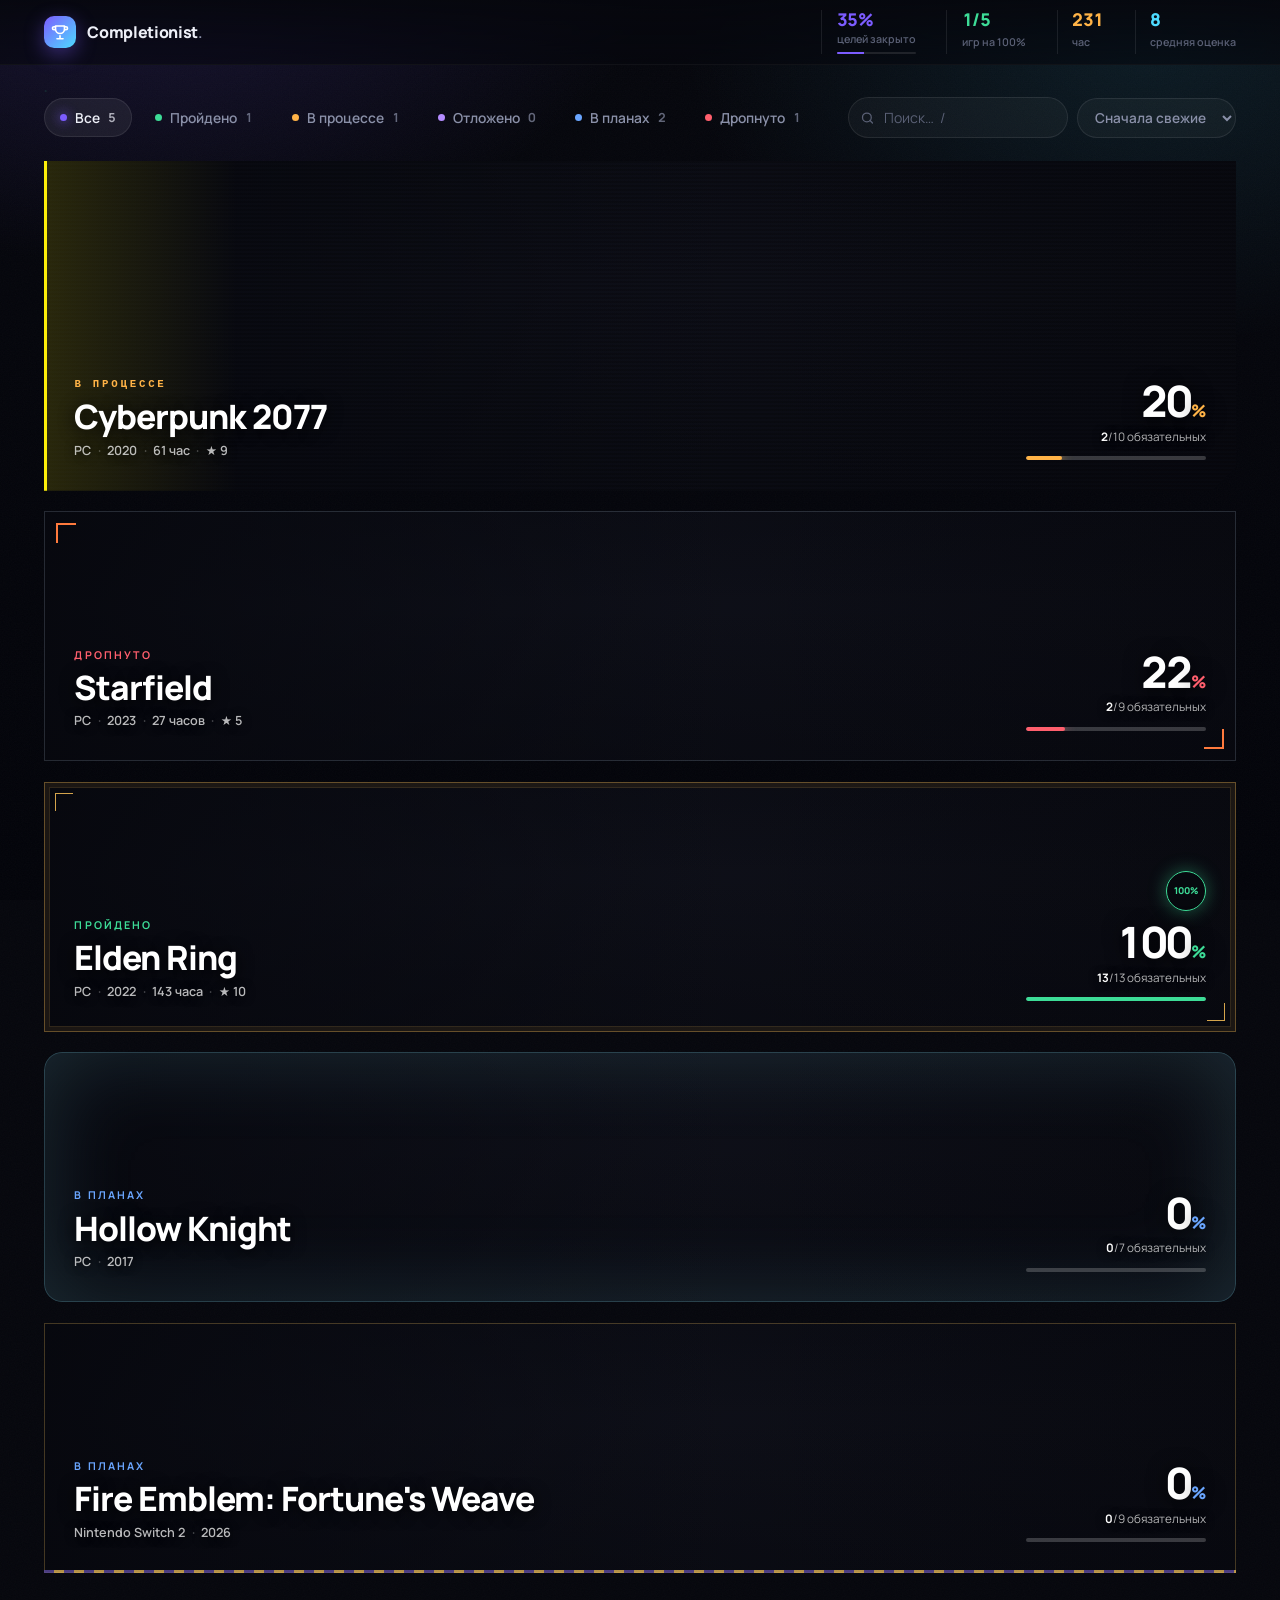
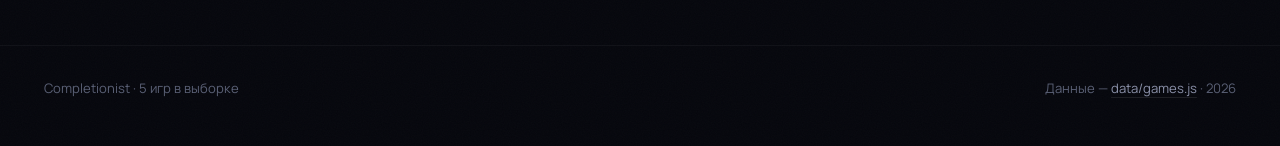
<file: index.html>
<!doctype html>
<html lang="ru">
<head>
<meta charset="utf-8">
<meta name="viewport" content="width=device-width, initial-scale=1">
<title>Completionist — коллекция игр</title>
<meta name="description" content="Личный трекер прохождения игр: статусы, цели комплишениста и статистика по коллекции.">
<meta name="theme-color" content="#06070d">

<link rel="icon" href="assets/img/favicon.svg" type="image/svg+xml">
<link rel="preconnect" href="https://fonts.googleapis.com">
<link rel="preconnect" href="https://fonts.gstatic.com" crossorigin>
<link rel="preconnect" href="https://cdn.cloudflare.steamstatic.com">
<link rel="stylesheet" href="https://fonts.googleapis.com/css2?family=Manrope:wght@400;500;600;700;800&display=swap">
<link rel="stylesheet" href="assets/css/base.css">
<link rel="stylesheet" href="assets/css/hub.css">
<link rel="stylesheet" href="assets/css/boot.css">
</head>
<body>

<div class="backdrop" aria-hidden="true"></div>
<canvas id="stars" aria-hidden="true"></canvas>
<div class="grain" aria-hidden="true"></div>

<!-- ===================== Верхняя панель ===================== -->
<header class="topbar">
  <div class="shell topbar__inner">
    <a class="brand" href="./">
      <span class="brand__mark" aria-hidden="true">
        <svg viewBox="0 0 24 24" fill="none" stroke="#fff" stroke-width="2.2"
             stroke-linecap="round" stroke-linejoin="round">
          <path d="M8 21h8M12 17v4M6 4h12v4a6 6 0 0 1-12 0z"/>
          <path d="M18 5h2a2 2 0 0 1 0 4h-1M6 5H4a2 2 0 0 0 0 4h1"/>
        </svg>
      </span>
      <span class="brand__text">Completionist<span>.</span></span>
    </a>

    <!-- Вся статистика коллекции — одной компактной полосой -->
    <div class="ticker" data-ticker></div>
  </div>
</header>

<main>
  <!-- ======================== Коллекция ======================== -->
  <section class="shell">
    <h1 class="sr-only">Коллекция игр</h1>

    <div class="toolbar">
      <div class="filters" data-filters role="group" aria-label="Фильтр по статусу"></div>

      <div class="toolbar__spacer"></div>

      <label class="search">
        <span class="sr-only">Поиск по коллекции</span>
        <svg viewBox="0 0 24 24" fill="none" stroke="currentColor" stroke-width="2"
             stroke-linecap="round" aria-hidden="true">
          <circle cx="11" cy="11" r="7"/><path d="M20 20l-4.3-4.3"/>
        </svg>
        <input type="search" placeholder="Поиск…  /" data-search
               autocomplete="off" spellcheck="false">
      </label>

      <label>
        <span class="sr-only">Сортировка</span>
        <select class="sort" data-sort>
          <option value="recent">Сначала свежие</option>
          <option value="progress">По прогрессу</option>
          <option value="status">По статусу</option>
          <option value="hours">По часам</option>
          <option value="rating">По оценке</option>
          <option value="title">По алфавиту</option>
        </select>
      </label>
    </div>

    <div class="shelf" data-collection></div>
  </section>
</main>

<footer class="footer">
  <div class="shell footer__inner">
    <span>Completionist · <span data-visible-count>0 игр</span> в выборке</span>
    <span>
      Данные —
      <a href="https://github.com/urban-fl4m3/completionist/blob/main/data/games.js"
         target="_blank" rel="noopener">data/games.js</a> ·
      <span data-year>2026</span>
    </span>
  </div>
</footer>

<script src="data/games.js"></script>
<script src="assets/js/core.js"></script>
<script src="assets/js/boot.js"></script>
<script src="assets/js/hub.js"></script>
</body>
</html>
</file>
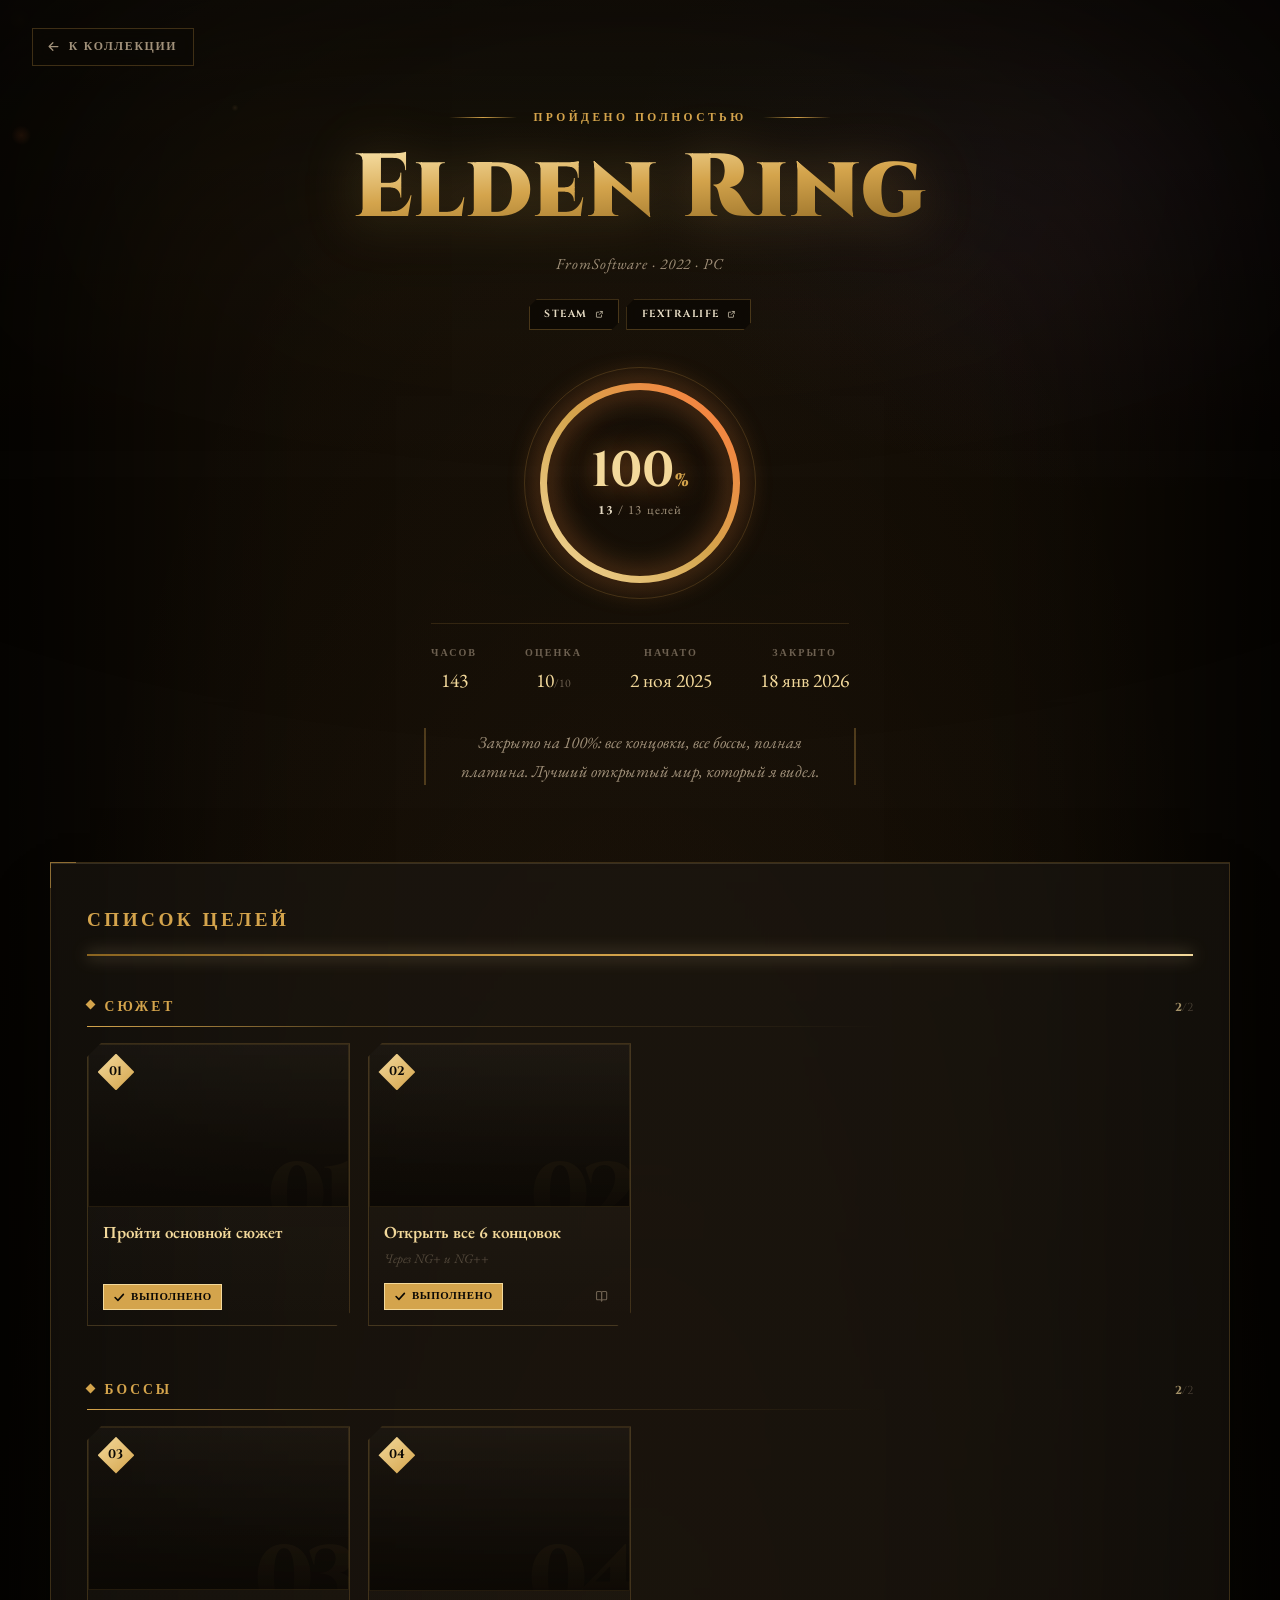
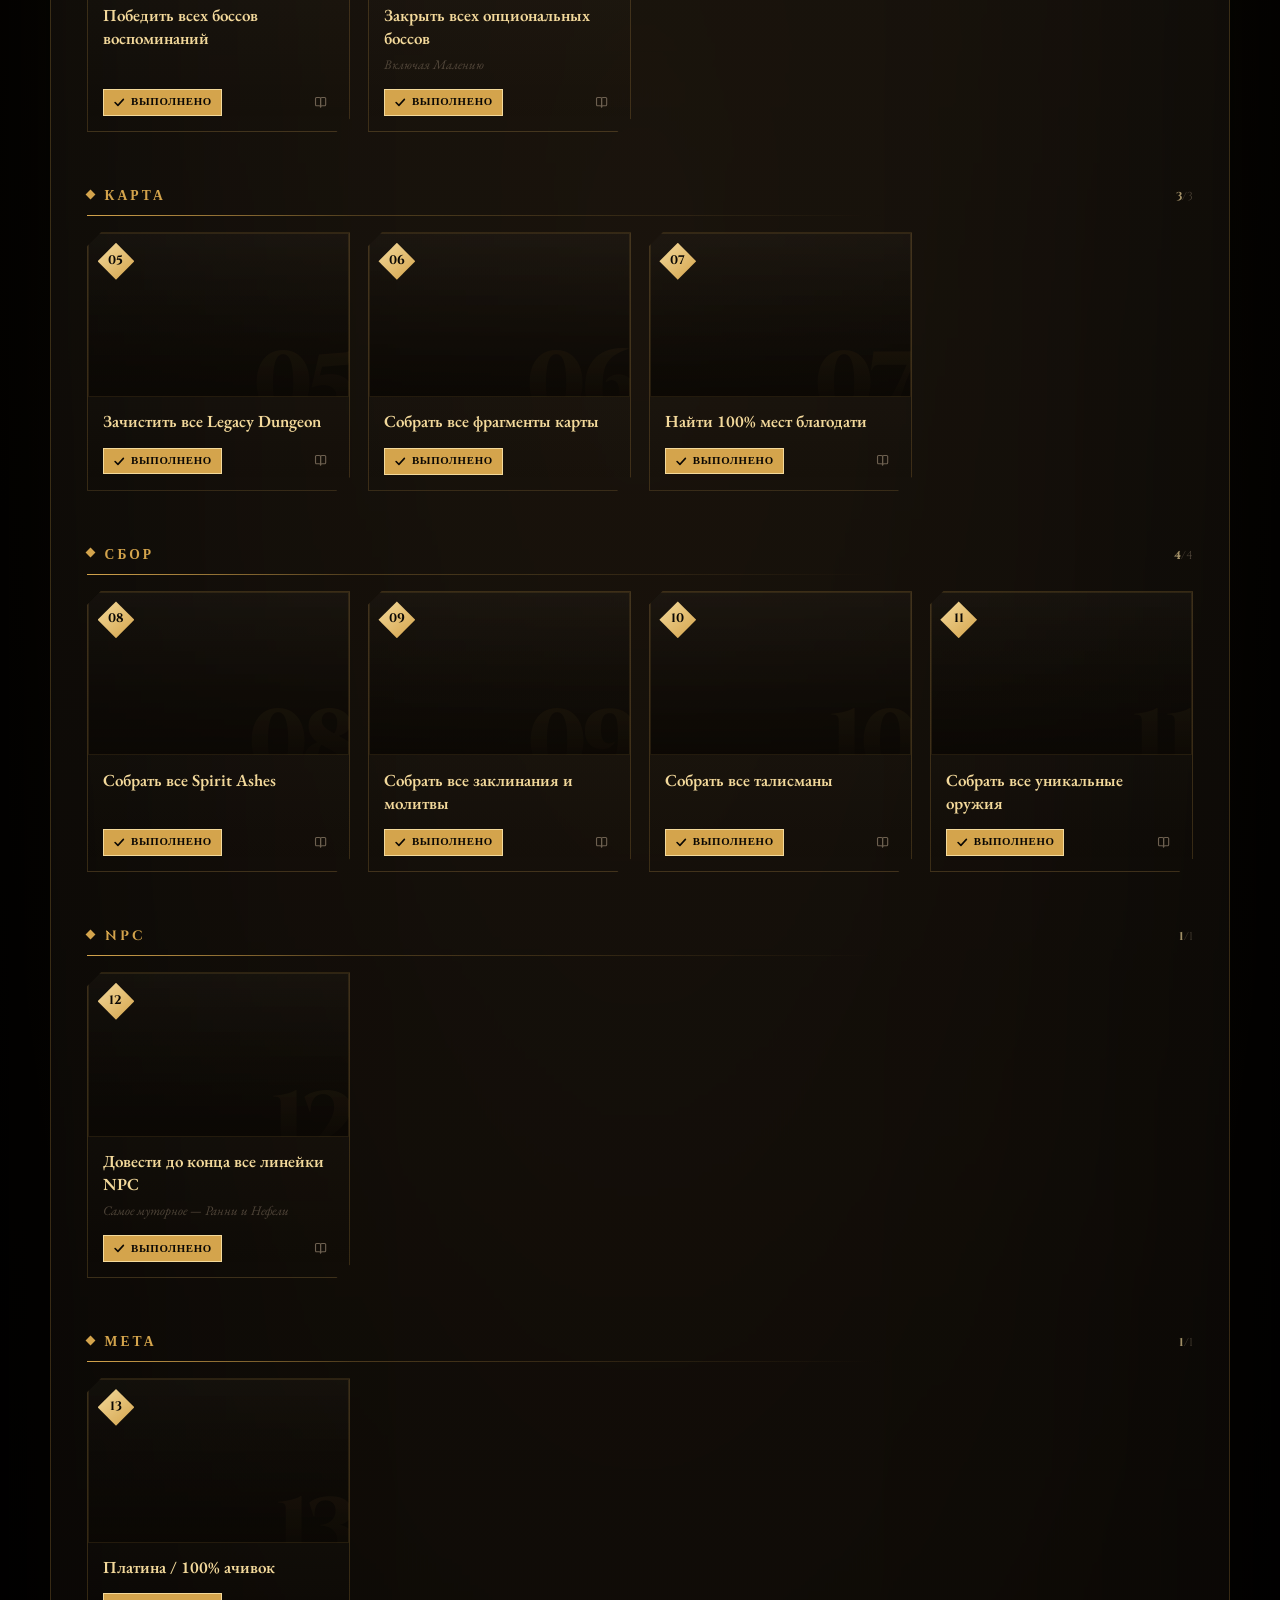
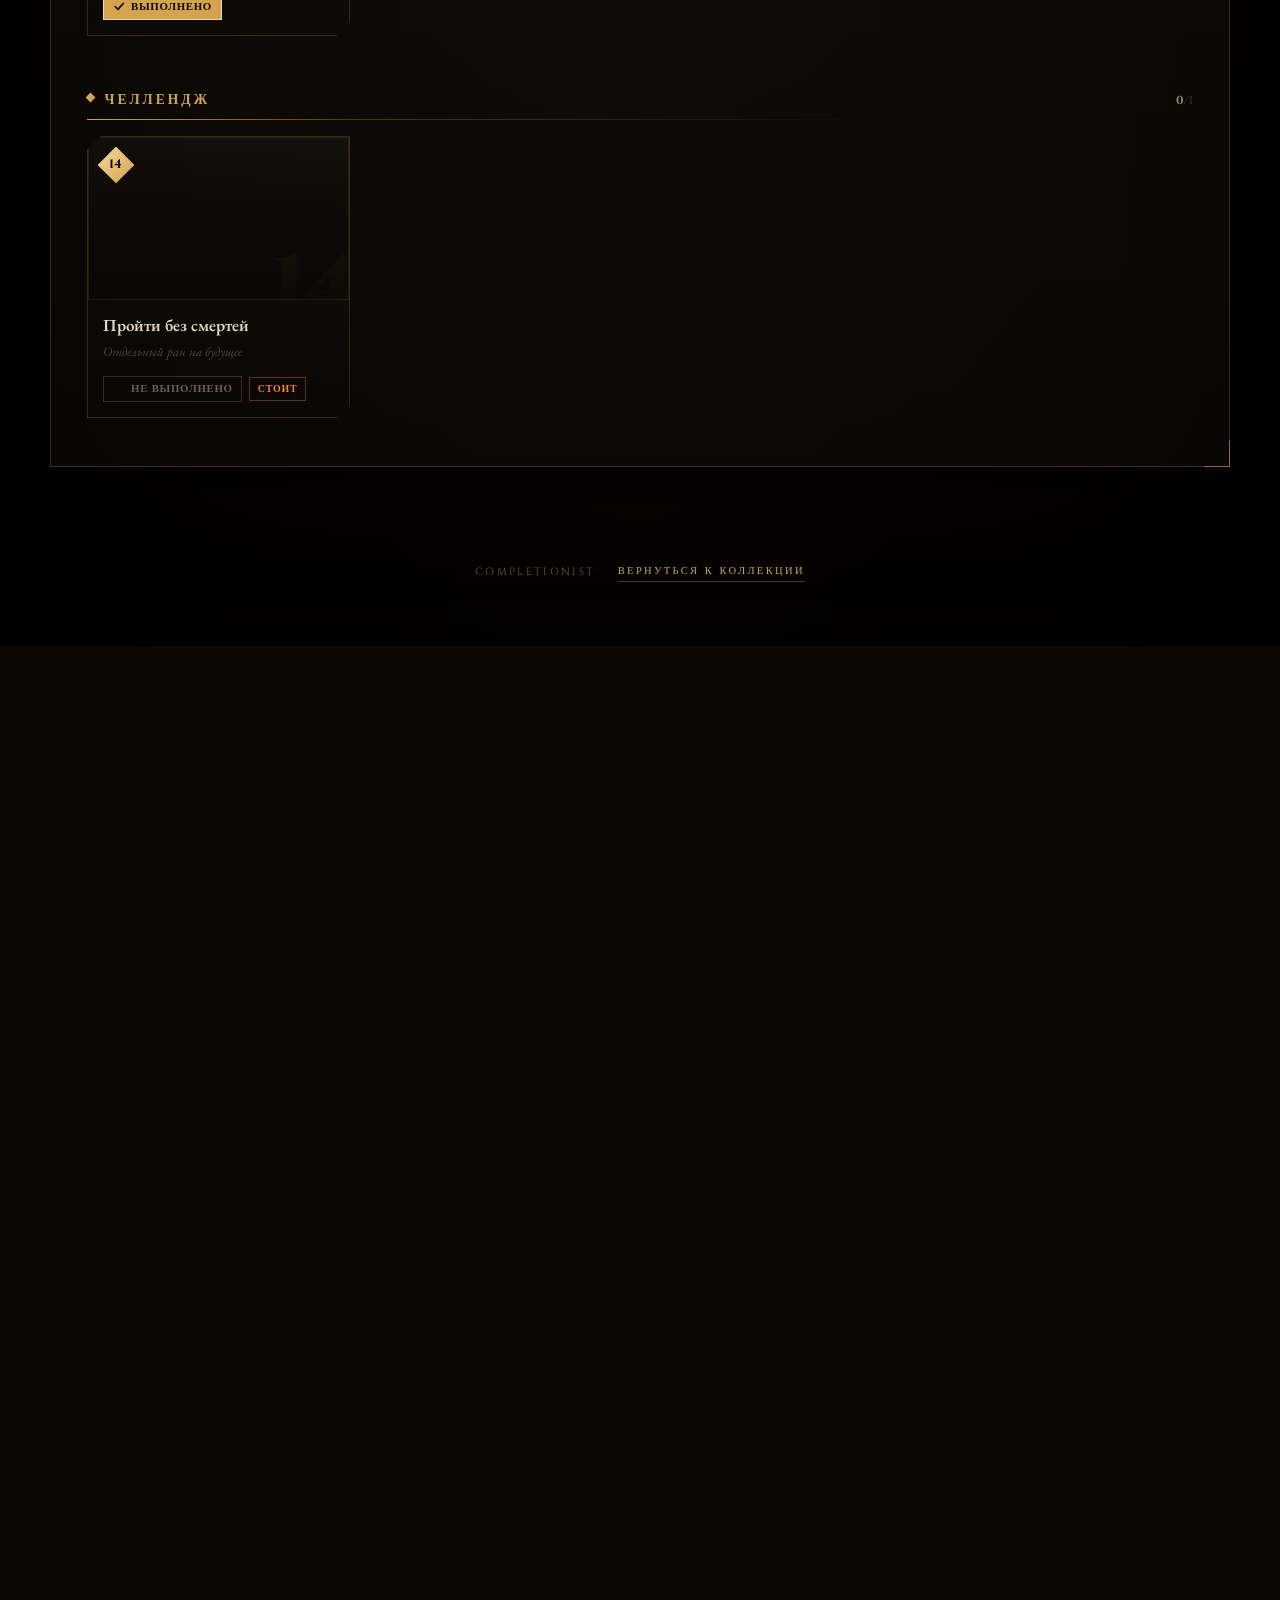
<file: games/elden-ring/index.html>
<!doctype html>
<html lang="ru">
<head>
<meta charset="utf-8">
<meta name="viewport" content="width=device-width, initial-scale=1">
<title>Elden Ring — Completionist</title>
<meta name="description" content="Цели комплишениста по Elden Ring: концовки, боссы, коллекционные предметы и платина.">
<meta name="theme-color" content="#0b0804">

<link rel="icon" href="../../assets/img/favicon.svg" type="image/svg+xml">
<link rel="preconnect" href="https://fonts.googleapis.com">
<link rel="preconnect" href="https://fonts.gstatic.com" crossorigin>
<link rel="stylesheet" href="https://fonts.googleapis.com/css2?family=Cinzel:wght@500;700;900&family=EB+Garamond:ital,wght@0,400;0,500;1,400&display=swap">
<link rel="stylesheet" href="../../assets/css/base.css">
<link rel="stylesheet" href="../../assets/css/boot.css">
<link rel="stylesheet" href="style.css">
</head>
<body class="arrive" data-game="elden-ring">

<!-- Угли, поднимающиеся от земли -->
<canvas id="embers" aria-hidden="true"></canvas>
<div class="fog" aria-hidden="true"></div>
<div class="vignette" aria-hidden="true"></div>

<!-- Градиент для кольца прогресса (SVG рисует assets/js/game.js) -->
<svg width="0" height="0" aria-hidden="true" style="position:absolute">
  <defs>
    <linearGradient id="erGrad" x1="0" y1="0" x2="1" y2="1">
      <stop offset="0%"   stop-color="#f3d99b"/>
      <stop offset="50%"  stop-color="#d4a44c"/>
      <stop offset="100%" stop-color="#ff7b3d"/>
    </linearGradient>
  </defs>
</svg>

<a class="back" href="../../">
  <svg viewBox="0 0 24 24" fill="none" stroke="currentColor" stroke-width="2"
       stroke-linecap="round" stroke-linejoin="round" aria-hidden="true">
    <path d="M19 12H5M11 18l-6-6 6-6"/>
  </svg>
  <span>К коллекции</span>
</a>

<!-- ========================= Шапка ========================= -->
<header class="crest">
  <!-- Кадр из игры, утопленный в золото и темноту -->
  <div class="crest__art" aria-hidden="true"></div>

  <div class="crest__inner">
    <p class="crest__status">
      <span class="crest__rule" aria-hidden="true"></span>
      Пройдено полностью
      <span class="crest__rule" aria-hidden="true"></span>
    </p>

    <!-- Официальный логотип подменяет текст, если загрузился -->
    <div class="crest__logo" data-logo></div>
    <h1 class="crest__title">Elden Ring</h1>

    <p class="crest__sub">FromSoftware · 2022 · PC</p>

    <nav class="crest__links" data-links aria-label="Ссылки по игре"></nav>

    <!-- Кольцо прогресса в золотой рамке -->
    <div class="seal">
      <div class="seal__frame" data-ring data-ring-size="200" data-ring-width="7"></div>
      <div class="seal__core">
        <span class="seal__pct"><b data-progress-pct>0</b><i>%</i></span>
        <span class="seal__sub">
          <b data-progress-done>0</b> / <span data-progress-total>0</span> целей
        </span>
      </div>
    </div>

    <dl class="ledger">
      <div><dt>Часов</dt><dd>143</dd></div>
      <div><dt>Оценка</dt><dd>10<span>/10</span></dd></div>
      <div><dt>Начато</dt><dd>2 ноя 2025</dd></div>
      <div><dt>Закрыто</dt><dd>18 янв 2026</dd></div>
    </dl>

    <blockquote class="verdict">
      Закрыто на 100%: все концовки, все боссы, полная платина.
      Лучший открытый мир, который я видел.
    </blockquote>
  </div>
</header>

<!-- ========================= Цели ========================= -->
<main class="scroll">
  <div class="scroll__head">
    <h2 class="scroll__title">Список целей</h2>

  </div>

  <div class="scroll__bar" aria-hidden="true">
    <div class="scroll__fill" data-progress-bar></div>
  </div>

  <div class="scroll__body" data-goals></div>
</main>

<footer class="foot">
  <span>Completionist</span>
  <a href="../../">Вернуться к коллекции</a>
</footer>

<script src="../../data/games.js"></script>
<script src="../../assets/js/core.js"></script>
<script src="../../assets/js/game.js"></script>
<script src="fx.js"></script>
</body>
</html>
</file>
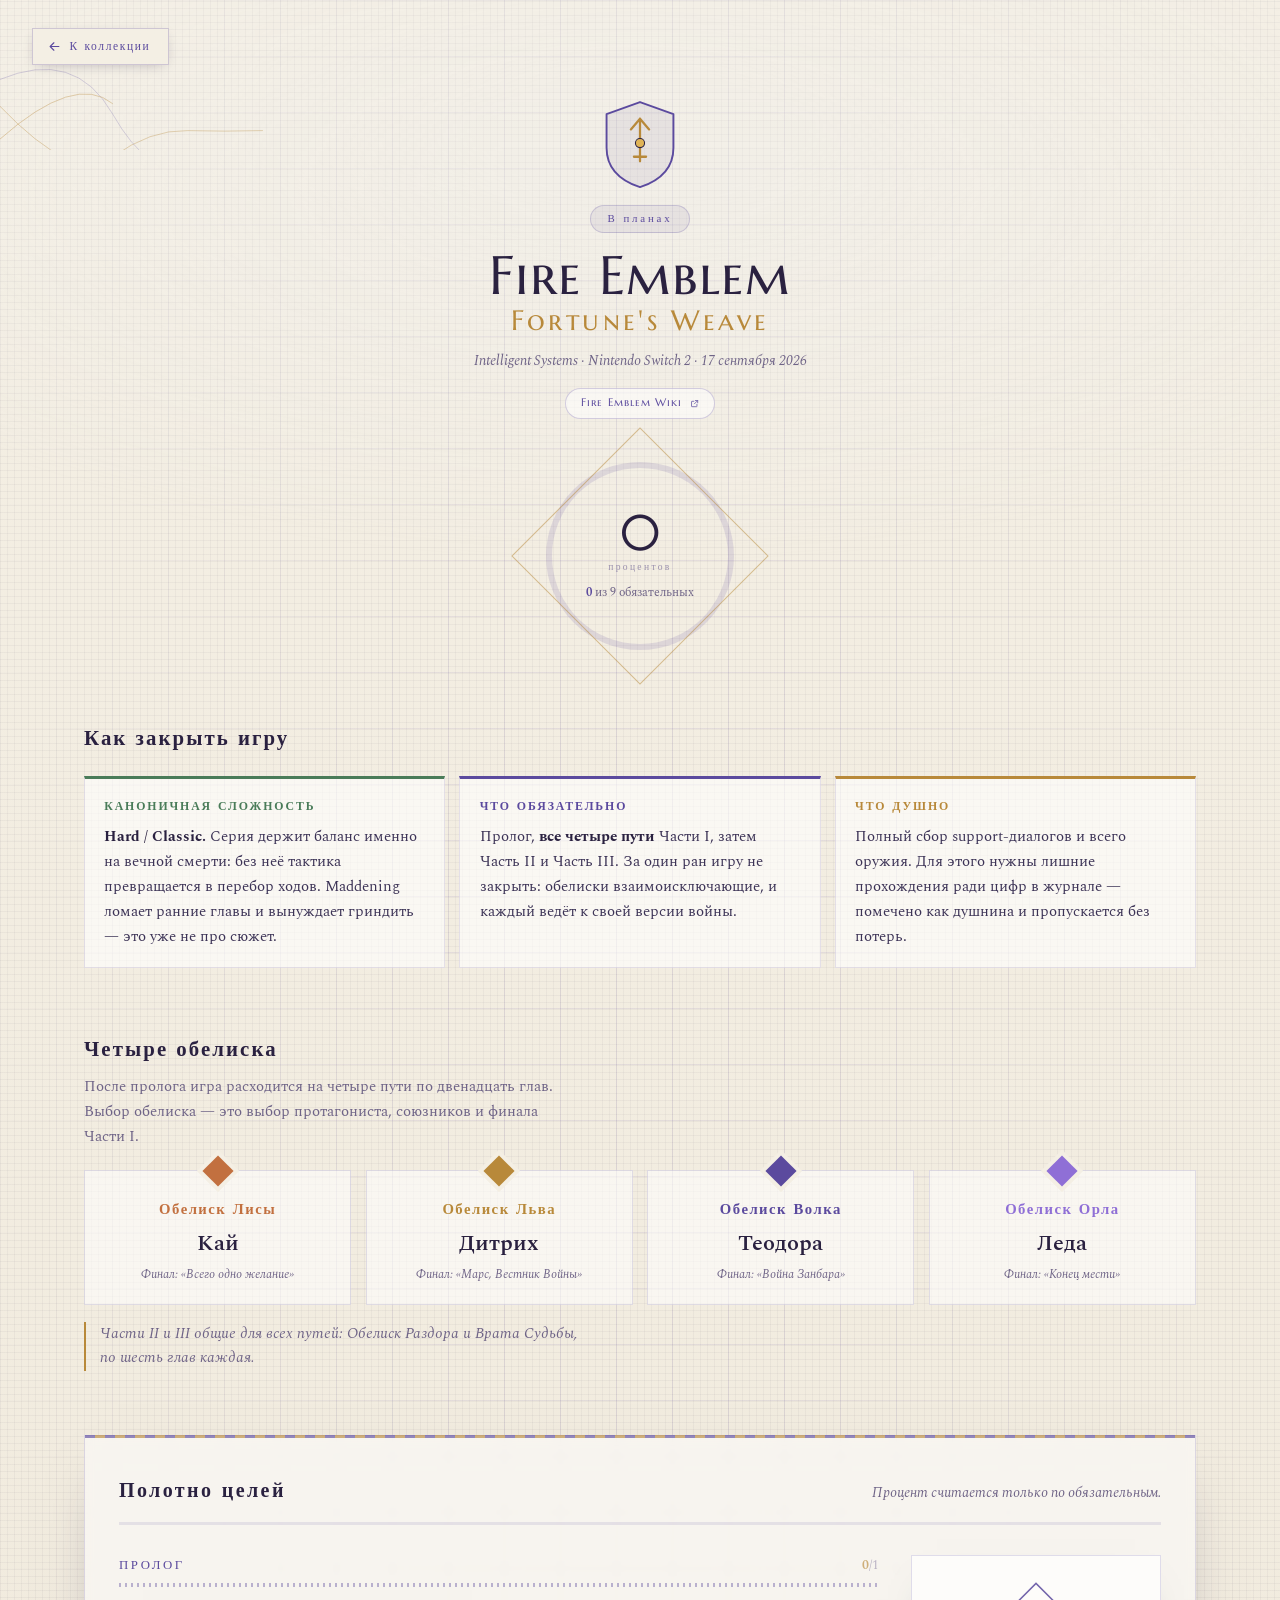
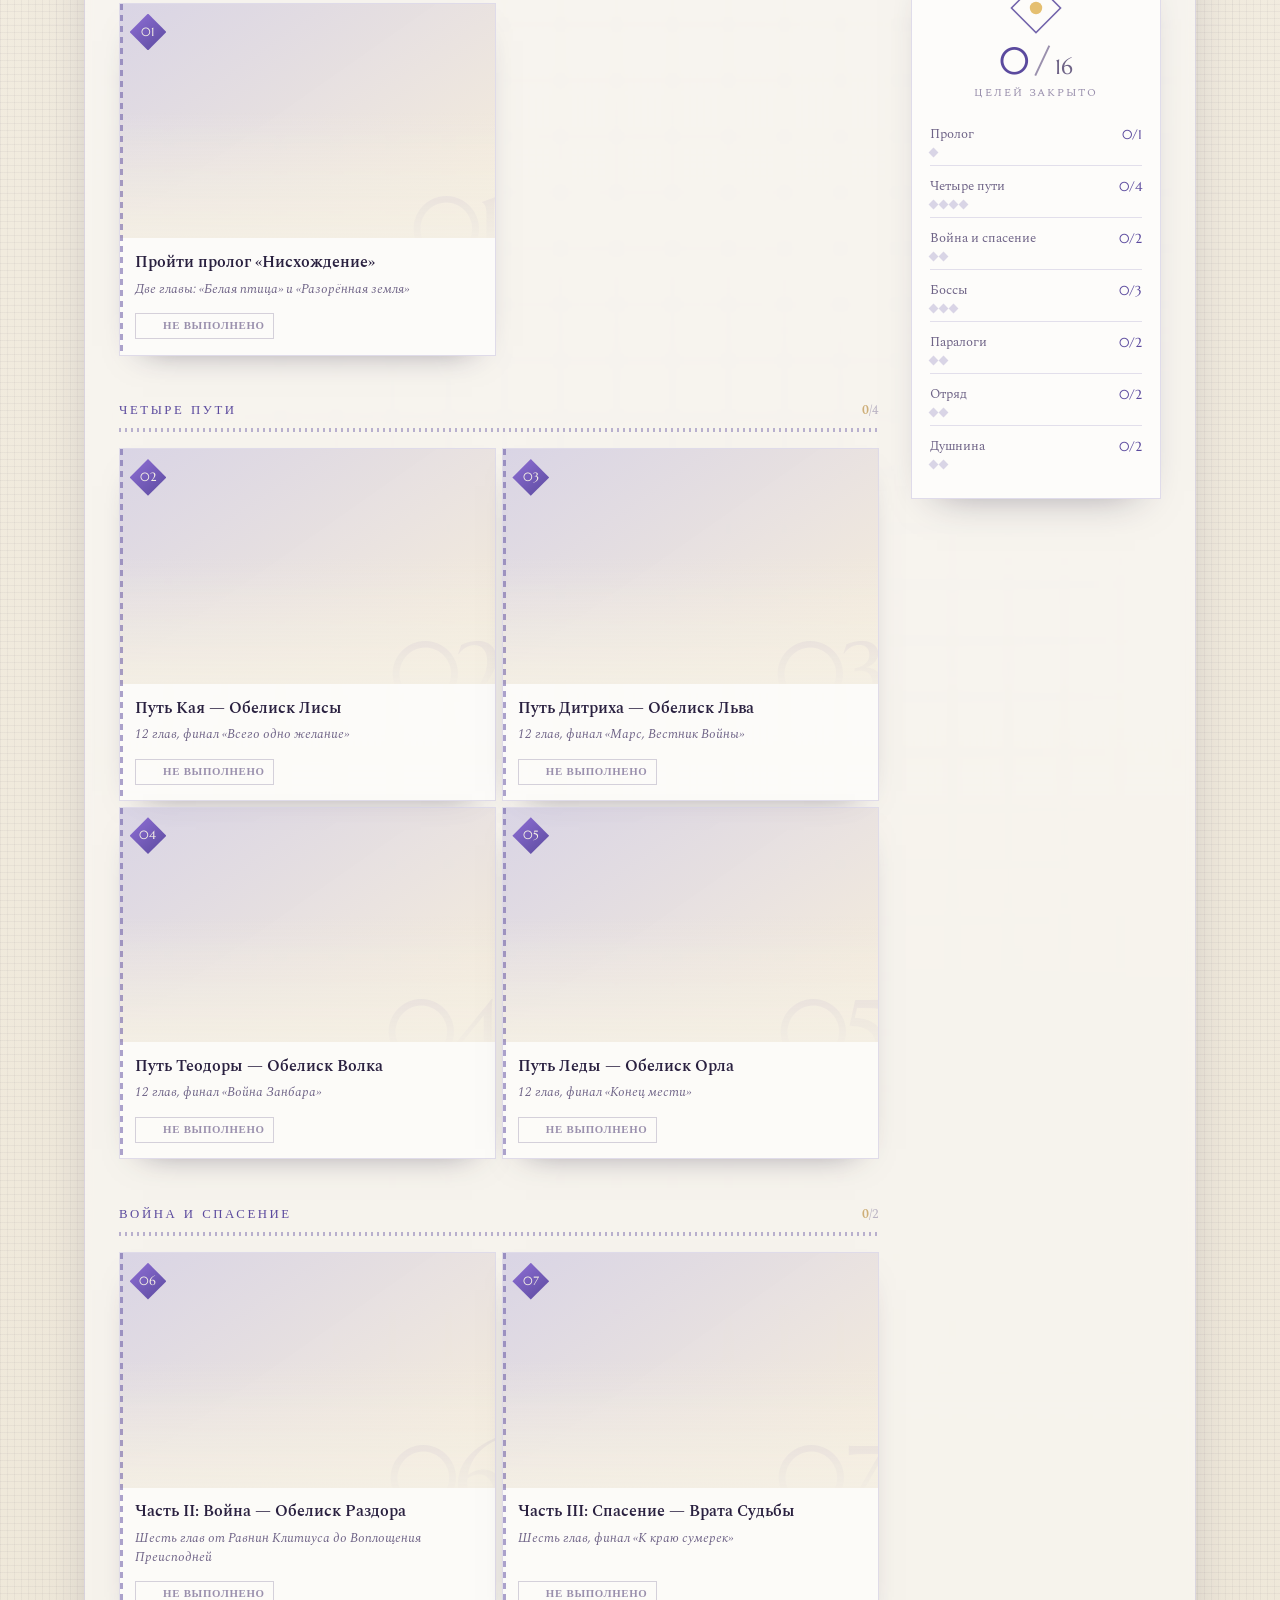
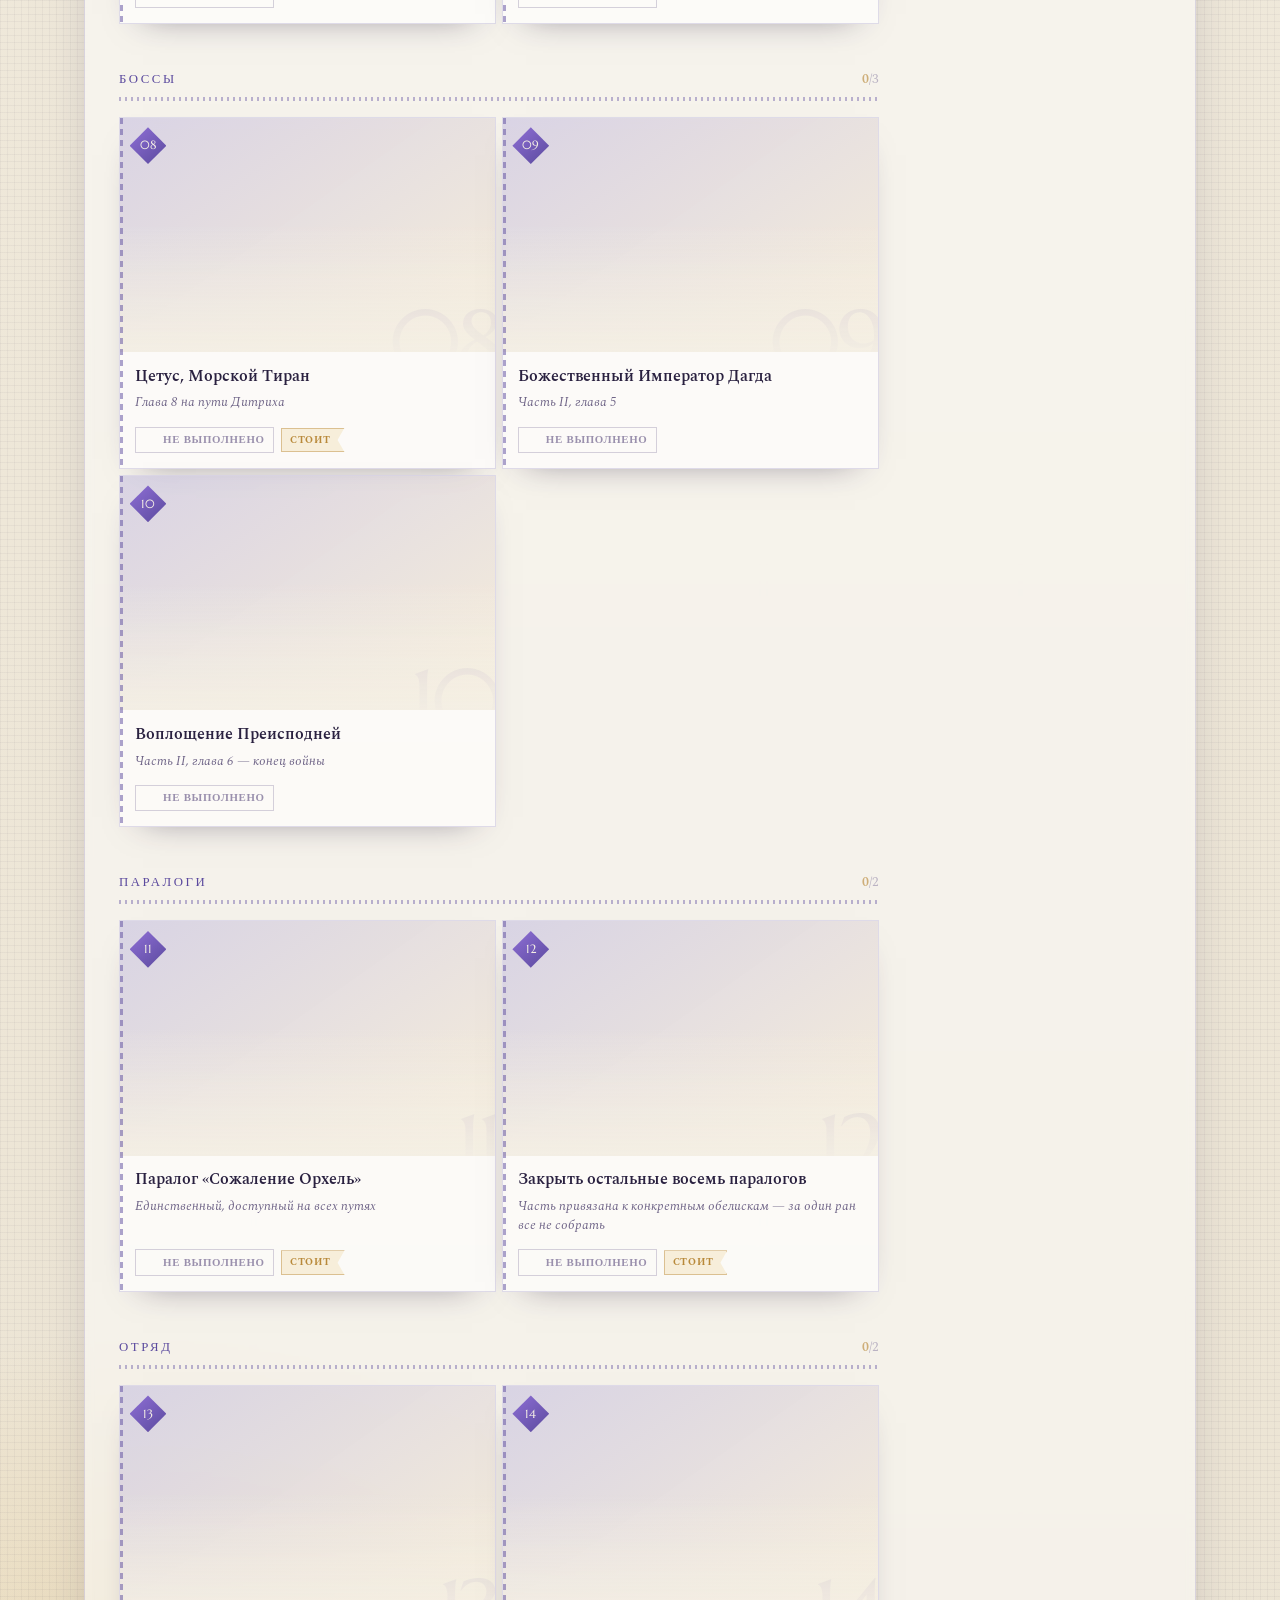
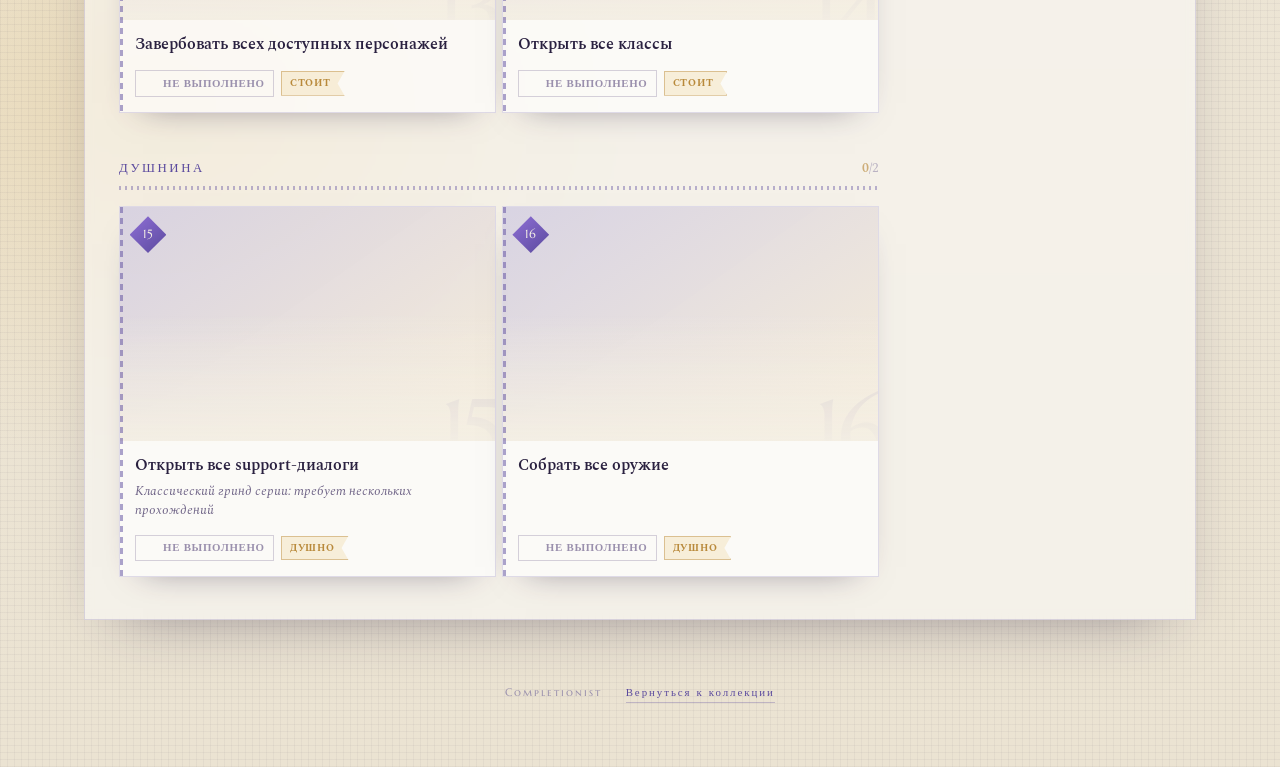
<file: games/fire-emblem-fortunes-weave/index.html>
<!doctype html>
<html lang="ru">
<head>
<meta charset="utf-8">
<meta name="viewport" content="width=device-width, initial-scale=1">
<title>Fire Emblem: Fortune's Weave — Completionist</title>
<meta name="description" content="Разбор прохождения Fire Emblem: Fortune's Weave: четыре обелиска, война, боссы и цели комплишениста.">
<meta name="theme-color" content="#f4efe4">

<link rel="icon" href="../../assets/img/favicon.svg" type="image/svg+xml">
<link rel="preconnect" href="https://fonts.googleapis.com">
<link rel="preconnect" href="https://fonts.gstatic.com" crossorigin>
<link rel="preconnect" href="https://static.wikia.nocookie.net">
<link rel="stylesheet" href="https://fonts.googleapis.com/css2?family=Marcellus+SC&family=Spectral:ital,wght@0,300;0,400;0,600;1,300&display=swap">
<link rel="stylesheet" href="../../assets/css/base.css">
<link rel="stylesheet" href="../../assets/css/boot.css">
<link rel="stylesheet" href="style.css">
</head>
<body class="arrive" data-game="fire-emblem-fortunes-weave">

<canvas id="threads" aria-hidden="true"></canvas>
<div class="weave" aria-hidden="true"></div>
<div class="tactics" aria-hidden="true"></div>

<svg width="0" height="0" aria-hidden="true" style="position:absolute">
  <defs>
    <linearGradient id="feGrad" x1="0" y1="0" x2="1" y2="1">
      <stop offset="0%"   stop-color="#8f6fd6"/>
      <stop offset="100%" stop-color="#e0b457"/>
    </linearGradient>
  </defs>
</svg>

<a class="back" href="../../">
  <svg viewBox="0 0 24 24" fill="none" stroke="currentColor" stroke-width="1.8"
       stroke-linecap="round" stroke-linejoin="round" aria-hidden="true">
    <path d="M19 12H5M11 18l-6-6 6-6"/>
  </svg>
  <span>К коллекции</span>
</a>

<!-- ======================== Гобелен-шапка ======================== -->
<header class="banner">
  <!-- Кадр из игры, вплетённый в полотно -->
  <div class="banner__art" aria-hidden="true"></div>

  <div class="banner__inner">
    <div class="sigil" aria-hidden="true">
      <svg viewBox="0 0 100 120">
        <path class="sigil__shield" d="M50 4 94 20v44c0 28-20 44-44 52C26 108 6 92 6 64V20z"/>
        <path class="sigil__blade" d="M50 26v56M38 40l12-14 12 14M42 76h16"/>
        <circle class="sigil__gem" cx="50" cy="58" r="6"/>
      </svg>
    </div>

    <p class="banner__status">В планах</p>

    <div class="banner__logo" data-logo></div>
    <h1 class="banner__title">Fire&nbsp;Emblem<span>Fortune's&nbsp;Weave</span></h1>

    <p class="banner__sub">Intelligent Systems · Nintendo Switch 2 · 17 сентября 2026</p>

    <nav class="banner__links" data-links aria-label="Ссылки по игре"></nav>

    <div class="loom">
      <span class="loom__frame" aria-hidden="true"></span>
      <div class="loom__ring" data-ring data-ring-size="188" data-ring-width="6"></div>
      <div class="loom__core">
        <span class="loom__pct" data-progress-pct>0</span>
        <span class="loom__unit">процентов</span>
        <span class="loom__sub">
          <b data-progress-done>0</b> из <span data-progress-total>0</span> обязательных
        </span>
      </div>
    </div>
  </div>
</header>

<main class="loomroom">

  <!-- ========================= Разбор ========================= -->
  <section class="brief">
    <h2 class="h">Как закрыть игру</h2>

    <div class="brief__grid">
      <article class="weft weft--ok">
        <h3>Каноничная сложность</h3>
        <p>
          <b>Hard / Classic.</b> Серия держит баланс именно на вечной смерти:
          без неё тактика превращается в перебор ходов. Maddening ломает
          ранние главы и вынуждает гриндить — это уже не про сюжет.
        </p>
      </article>

      <article class="weft weft--must">
        <h3>Что обязательно</h3>
        <p>
          Пролог, <b>все четыре пути</b> Части I, затем Часть II и Часть III.
          За один ран игру не закрыть: обелиски взаимоисключающие, и каждый
          ведёт к своей версии войны.
        </p>
      </article>

      <article class="weft weft--grind">
        <h3>Что душно</h3>
        <p>
          Полный сбор support-диалогов и всего оружия. Для этого нужны лишние
          прохождения ради цифр в журнале — помечено как душнина и
          пропускается без потерь.
        </p>
      </article>
    </div>
  </section>

  <!-- ====================== Четыре обелиска ====================== -->
  <section class="paths">
    <h2 class="h">Четыре обелиска</h2>
    <p class="h__sub">
      После пролога игра расходится на четыре пути по двенадцать глав.
      Выбор обелиска — это выбор протагониста, союзников и финала Части I.
    </p>

    <ol class="obelisks">
      <li class="ob" style="--ob:#c2703f">
        <h3>Обелиск Лисы</h3>
        <p class="ob__who">Кай</p>
        <p class="ob__end">Финал: «Всего одно желание»</p>
      </li>
      <li class="ob" style="--ob:#b8893a">
        <h3>Обелиск Льва</h3>
        <p class="ob__who">Дитрих</p>
        <p class="ob__end">Финал: «Марс, Вестник Войны»</p>
      </li>
      <li class="ob" style="--ob:#5b4a9e">
        <h3>Обелиск Волка</h3>
        <p class="ob__who">Теодора</p>
        <p class="ob__end">Финал: «Война Занбара»</p>
      </li>
      <li class="ob" style="--ob:#8f6fd6">
        <h3>Обелиск Орла</h3>
        <p class="ob__who">Леда</p>
        <p class="ob__end">Финал: «Конец мести»</p>
      </li>
    </ol>

    <p class="paths__note">
      Части II и III общие для всех путей: Обелиск Раздора и Врата Судьбы,
      по шесть глав каждая.
    </p>
  </section>

  <!-- ========================== Цели ========================== -->
  <section class="tapestry">
    <div class="tapestry__head">
      <h2 class="tapestry__title">Полотно целей</h2>
      <p class="tapestry__hint">Процент считается только по обязательным.</p>
    </div>

    <div class="tapestry__bar" aria-hidden="true">
      <div class="tapestry__fill" data-progress-bar></div>
    </div>

    <div class="tapestry__grid">
      <div class="tapestry__body" data-goals></div>

      <!-- Сводка держится при прокрутке -->
      <aside class="sum">
        <div class="sum__crown" aria-hidden="true">
          <svg viewBox="0 0 100 100">
            <rect x="22" y="22" width="56" height="56" transform="rotate(45 50 50)"/>
            <circle cx="50" cy="50" r="10"/>
          </svg>
        </div>
        <p class="sum__total">
          <b data-goals-done>0</b><i>/</i><span data-goals-all>0</span>
        </p>
        <p class="sum__caption">целей закрыто</p>
        <div data-summary></div>
      </aside>
    </div>
  </section>

</main>

<footer class="foot">
  <span>Completionist</span>
  <a href="../../">Вернуться к коллекции</a>
</footer>

<script src="../../data/games.js"></script>
<script src="../../assets/js/core.js"></script>
<script src="../../assets/js/game.js"></script>
<script src="fx.js"></script>
</body>
</html>
</file>
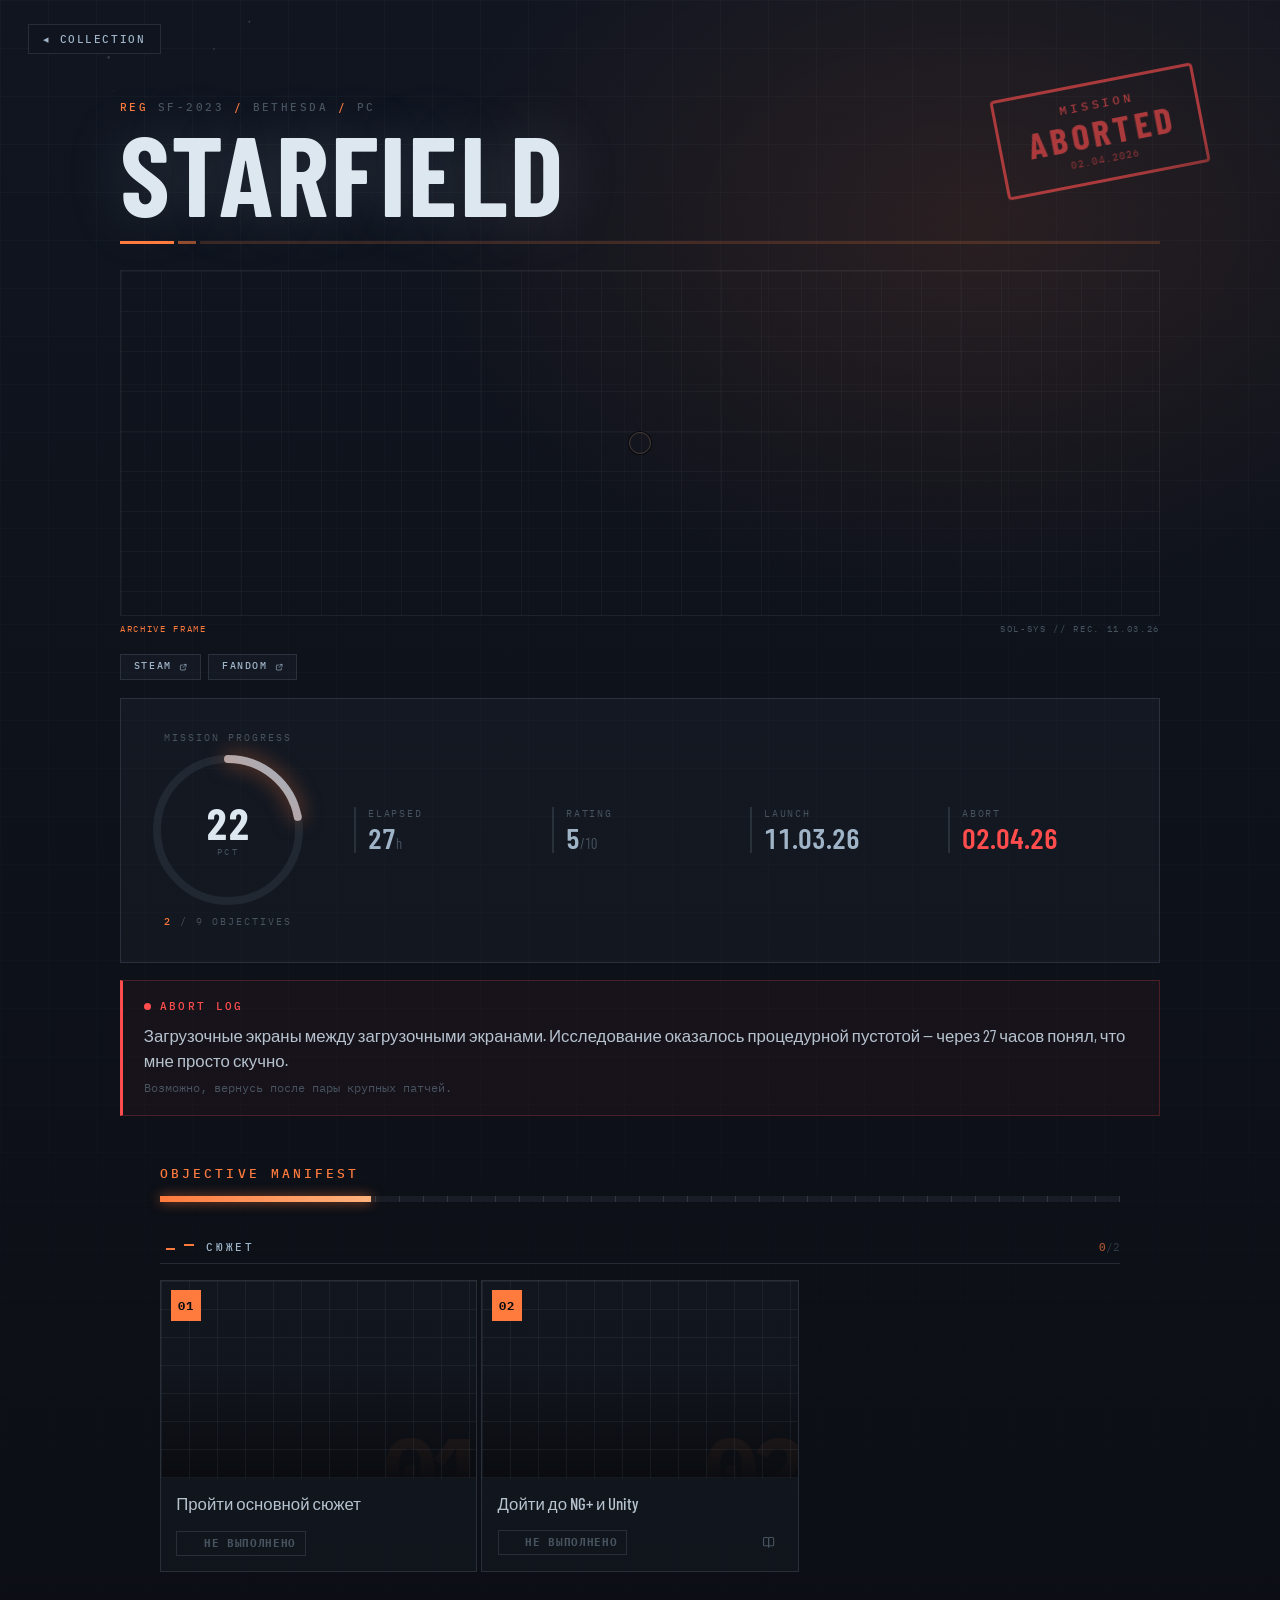
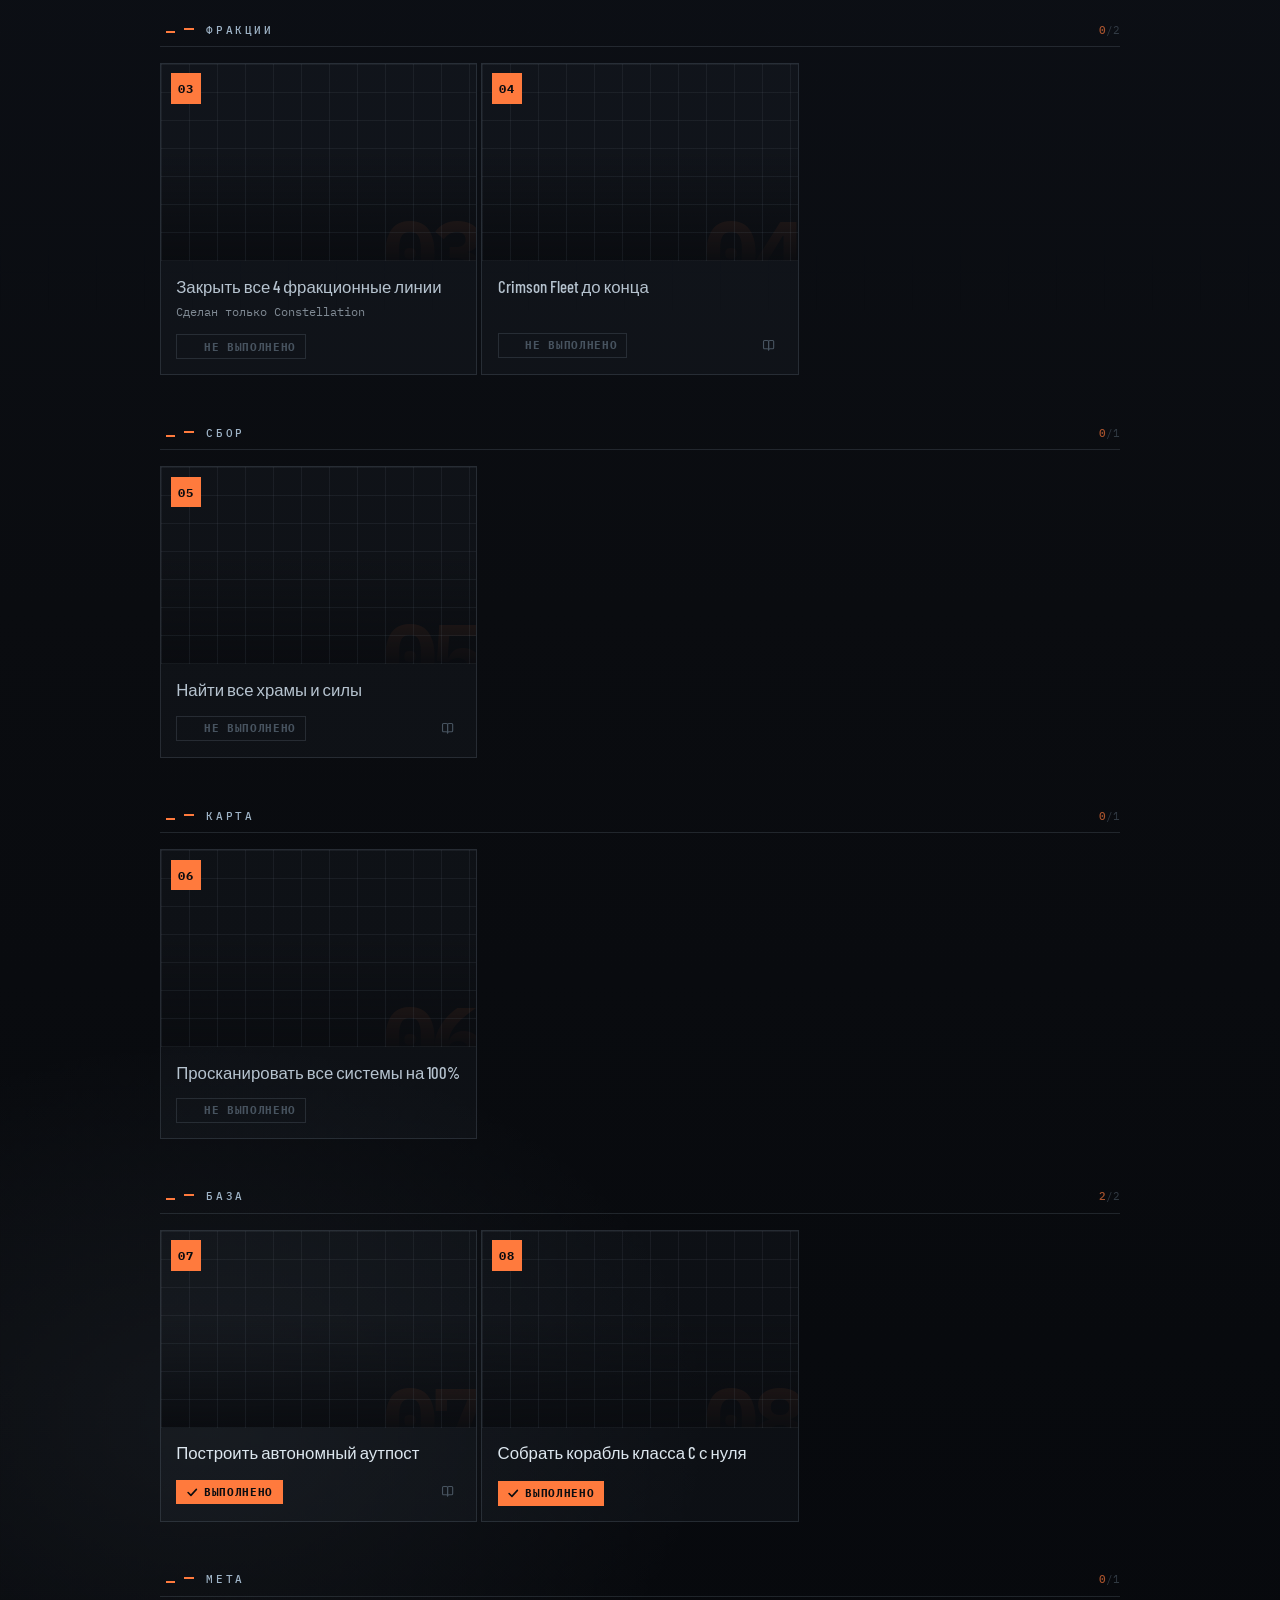
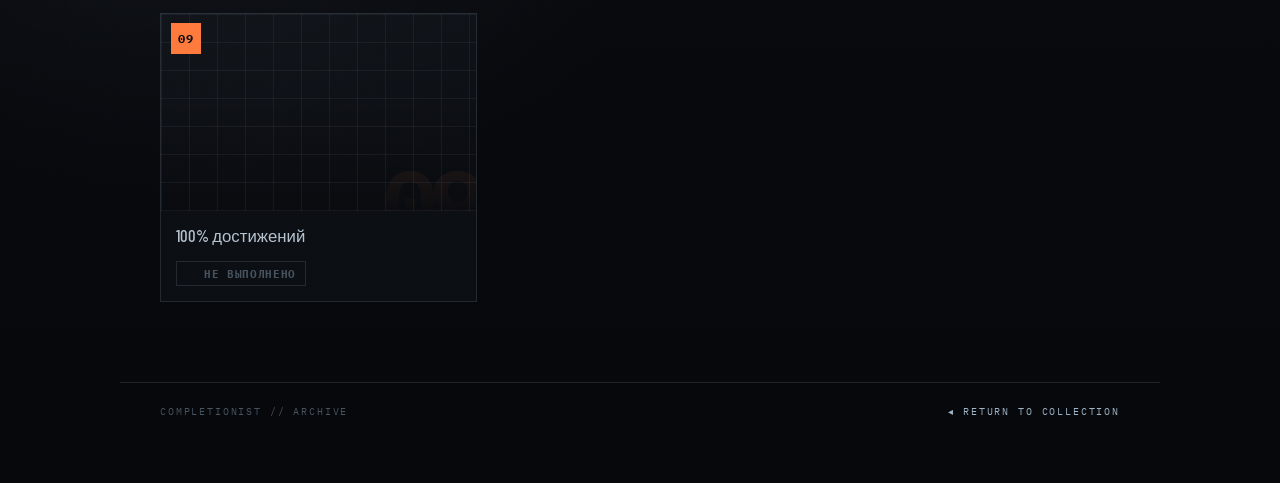
<file: games/starfield/index.html>
<!doctype html>
<html lang="ru">
<head>
<meta charset="utf-8">
<meta name="viewport" content="width=device-width, initial-scale=1">
<title>Starfield — Completionist</title>
<meta name="description" content="Цели комплишениста по Starfield и причина, по которой прохождение остановлено.">
<meta name="theme-color" content="#0a0c10">

<link rel="icon" href="../../assets/img/favicon.svg" type="image/svg+xml">
<link rel="preconnect" href="https://fonts.googleapis.com">
<link rel="preconnect" href="https://fonts.gstatic.com" crossorigin>
<link rel="stylesheet" href="https://fonts.googleapis.com/css2?family=Barlow+Condensed:wght@400;500;600;700&family=IBM+Plex+Mono:wght@400;500&display=swap">
<link rel="stylesheet" href="../../assets/css/base.css">
<link rel="stylesheet" href="../../assets/css/boot.css">
<link rel="stylesheet" href="style.css">
</head>
<body class="arrive" data-game="starfield">

<canvas id="field" aria-hidden="true"></canvas>
<div class="void" aria-hidden="true"></div>
<div class="grid" aria-hidden="true"></div>

<svg width="0" height="0" aria-hidden="true" style="position:absolute">
  <defs>
    <linearGradient id="sfGrad" x1="0" y1="0" x2="1" y2="1">
      <stop offset="0%"   stop-color="#ff7a3d"/>
      <stop offset="100%" stop-color="#9fb4c7"/>
    </linearGradient>
  </defs>
</svg>

<a class="back" href="../../">
  <span aria-hidden="true">◂</span> COLLECTION
</a>

<!-- ========================= Панель миссии ========================= -->
<header class="console">
  <!-- Штамп прекращения миссии -->
  <div class="stamp" aria-hidden="true">
    <span class="stamp__line">MISSION</span>
    <span class="stamp__line stamp__line--big">ABORTED</span>
    <span class="stamp__date">02.04.2026</span>
  </div>

  <div class="console__inner">
    <p class="console__id">
      <span>REG</span> SF-2023 <span>/</span> BETHESDA <span>/</span> PC
    </p>

    <div class="console__logo" data-logo></div>
    <h1 class="console__title">STARFIELD</h1>

    <div class="console__rule" aria-hidden="true">
      <i></i><i></i><i></i>
    </div>

    <!-- Архивный кадр миссии: обесцвечен, помечен как архив -->
    <figure class="plate">
      <div class="plate__img"></div>
      <figcaption class="plate__caption">
        <span>ARCHIVE FRAME</span>
        <span>SOL-SYS // REC. 11.03.26</span>
      </figcaption>
    </figure>

    <nav class="console__links" data-links aria-label="Ссылки по игре"></nav>

    <!-- Телеметрия миссии -->
    <div class="console__grid">
      <div class="readout">
        <span class="readout__label">MISSION PROGRESS</span>

        <div class="readout__gauge">
          <div class="readout__ring" data-ring data-ring-size="150" data-ring-width="8"></div>
          <div class="readout__core">
            <span class="readout__pct" data-progress-pct>0</span>
            <span class="readout__unit">PCT</span>
          </div>
        </div>

        <span class="readout__sub">
          <b data-progress-done>0</b> / <span data-progress-total>0</span> OBJECTIVES
        </span>
      </div>

      <dl class="specs">
        <div><dt>ELAPSED</dt><dd>27<span>h</span></dd></div>
        <div><dt>RATING</dt><dd>5<span>/10</span></dd></div>
        <div><dt>LAUNCH</dt><dd>11.03.26</dd></div>
        <div><dt>ABORT</dt><dd class="is-alert">02.04.26</dd></div>
      </dl>
    </div>

    <!-- Причина остановки -->
    <section class="log">
      <h2 class="log__head">
        <span class="log__dot" aria-hidden="true"></span>
        ABORT LOG
      </h2>
      <p class="log__text">
        Загрузочные экраны между загрузочными экранами. Исследование оказалось
        процедурной пустотой — через 27 часов понял, что мне просто скучно.
      </p>
      <p class="log__note">
        Возможно, вернусь после пары крупных патчей.
      </p>
    </section>
  </div>
</header>

<!-- ========================= Цели ========================= -->
<main class="manifest">
  <div class="manifest__head">
    <h2 class="manifest__title">OBJECTIVE MANIFEST</h2>

  </div>

  <div class="manifest__bar" aria-hidden="true">
    <div class="manifest__fill" data-progress-bar></div>
  </div>

  <div class="manifest__body" data-goals></div>
</main>

<footer class="foot">
  <span>COMPLETIONIST // ARCHIVE</span>
  <a href="../../">◂ RETURN TO COLLECTION</a>
</footer>

<script src="../../data/games.js"></script>
<script src="../../assets/js/core.js"></script>
<script src="../../assets/js/game.js"></script>
<script src="fx.js"></script>
</body>
</html>
</file>
<file: assets/css/base.css>
/*  ============================================================
 *  BASE — общий фундамент для хаба и всех страниц игр
 *  ============================================================
 *  Здесь только сброс и КАРКАС карточек целей: сетка, пропорции,
 *  поведение. Никакой декорации — цвета, рамки, шрифты, формы
 *  и эффекты задаёт каждая страница игры в своём style.css.
 *  ============================================================ */

*, *::before, *::after { box-sizing: border-box; }

html {
  -webkit-text-size-adjust: 100%;
  scroll-behavior: smooth;
}

body {
  margin: 0;
  min-height: 100vh;
  font-synthesis-weight: none;
  text-rendering: optimizeLegibility;
  -webkit-font-smoothing: antialiased;
}

h1, h2, h3, h4, p, ul, ol, figure, dl, dd { margin: 0; padding: 0; }
ul, ol { list-style: none; }
img, svg, video { display: block; max-width: 100%; }

a { color: inherit; }

/* Атрибут hidden должен побеждать любой display из классов. */
[hidden] { display: none !important; }

button {
  font: inherit;
  color: inherit;
  margin: 0;
  background: none;
  border: 0;
  cursor: pointer;
}

input, select { font: inherit; color: inherit; }

:focus-visible {
  outline: 2px solid currentColor;
  outline-offset: 3px;
}

.sr-only {
  position: absolute;
  width: 1px; height: 1px;
  padding: 0; margin: -1px;
  overflow: hidden;
  clip-path: inset(50%);
  white-space: nowrap;
}

/*  ------------------------------------------------------------
 *  ГРУППЫ ЦЕЛЕЙ
 *  Разметку генерирует assets/js/game.js
 *  ------------------------------------------------------------ */

.g-group + .g-group { margin-top: clamp(1.8rem, 4vw, 2.8rem); }

.g-group__head {
  display: flex;
  align-items: baseline;
  justify-content: space-between;
  gap: 1rem;
  margin-bottom: 1rem;
}

.g-group__name {
  font-size: 0.85rem;
  font-weight: 700;
  letter-spacing: 0.16em;
  text-transform: uppercase;
}

.g-group__count {
  font-variant-numeric: tabular-nums;
  font-size: 0.82rem;
  opacity: 0.65;
}

/*  ------------------------------------------------------------
 *  КАРТОЧКА ЦЕЛИ
 *  У цели есть свой арт: босс, глава, предмет. Если арта нет,
 *  видно процедурный знак с номером — это штатный вид.
 *  ------------------------------------------------------------ */

.g-list {
  display: grid;
  grid-template-columns: repeat(auto-fill, minmax(260px, 1fr));
  gap: clamp(0.7rem, 1.4vw, 1.1rem);
}

.g-card {
  position: relative;
  display: flex;
  flex-direction: column;
  overflow: hidden;
}

/* --- Арт --- */

.g-card__art {
  position: relative;
  aspect-ratio: 16 / 10;
  overflow: hidden;
}

.g-card__art img {
  width: 100%;
  height: 100%;
  object-fit: cover;
  object-position: center 22%;
  transition: transform 0.6s cubic-bezier(0.22, 1, 0.36, 1);
}

.g-card:hover .g-card__art img { transform: scale(1.06); }

/* Крупный номер как запасной арт. */
.g-card__glyph {
  position: absolute;
  right: -0.04em;
  bottom: -0.3em;
  font-size: 5.6rem;
  font-weight: 800;
  line-height: 0.8;
  letter-spacing: -0.06em;
  user-select: none;
  pointer-events: none;
}

.g-card.has-art .g-card__glyph { display: none; }

.g-card__veil { position: absolute; inset: 0; pointer-events: none; }

.g-card__no {
  position: absolute;
  left: 0.6rem;
  top: 0.6rem;
  z-index: 2;
  display: grid;
  place-items: center;
  min-width: 1.9rem;
  height: 1.9rem;
  padding: 0 0.4rem;
  font-size: 0.78rem;
  font-weight: 700;
  font-variant-numeric: tabular-nums;
}

/* --- Текст --- */

.g-card__body {
  display: flex;
  flex: 1;
  flex-direction: column;
  gap: 0.35rem;
  padding: 0.85rem 0.95rem 0.95rem;
}

.g-card__title {
  font-size: 1rem;
  font-weight: 600;
  line-height: 1.35;
}

.g-card__note {
  font-size: 0.82rem;
  line-height: 1.45;
  opacity: 0.68;
}

.g-card__foot {
  display: flex;
  flex-wrap: wrap;
  align-items: center;
  gap: 0.4rem;
  margin-top: auto;
  padding-top: 0.55rem;
}

.g-card__state {
  display: inline-flex;
  align-items: center;
  gap: 0.35rem;
  padding: 0.2rem 0.55rem;
  font-size: 0.68rem;
  font-weight: 700;
  letter-spacing: 0.06em;
  text-transform: uppercase;
  white-space: nowrap;
}

.g-card__state i {
  display: grid;
  place-items: center;
  width: 0.78rem;
  height: 0.78rem;
}

.g-card__state svg {
  width: 100%;
  height: 100%;
  opacity: 0;
  transform: scale(0.4);
  transition: opacity 0.25s, transform 0.3s cubic-bezier(0.34, 1.7, 0.64, 1);
}

.g-card.is-done .g-card__state svg { opacity: 1; transform: scale(1); }

.g-card__flag {
  padding: 0.2rem 0.5rem;
  font-size: 0.62rem;
  font-weight: 700;
  letter-spacing: 0.08em;
  text-transform: uppercase;
  white-space: nowrap;
}

.g-card__link {
  display: grid;
  place-items: center;
  width: 1.7rem;
  height: 1.7rem;
  margin-left: auto;
  text-decoration: none;
  transition: color 0.25s, background 0.25s, transform 0.25s;
}

.g-card__link svg { width: 0.95rem; height: 0.95rem; }
.g-card__link:hover { transform: translateY(-1px); }

/*  ------------------------------------------------------------
 *  СВОДКА ПО РАЗДЕЛАМ
 *  ------------------------------------------------------------ */

.sum__row {
  display: grid;
  grid-template-columns: 1fr auto;
  gap: 0.2rem 0.8rem;
  padding: 0.6rem 0;
}

.sum__row + .sum__row { border-top: 1px solid currentColor; }

.sum__name { font-size: 0.82rem; }

.sum__num {
  font-size: 0.82rem;
  font-weight: 700;
  font-variant-numeric: tabular-nums;
}

.sum__dots {
  grid-column: 1 / -1;
  display: flex;
  flex-wrap: wrap;
  gap: 3px;
}

.sum__dots i {
  width: 7px;
  height: 7px;
  border-radius: 50%;
  background: currentColor;
  opacity: 0.22;
}

.sum__dots i.is-on { opacity: 1; }

/*  ------------------------------------------------------------
 *  ССЫЛКИ ИГРЫ и ЛОГОТИП
 *  ------------------------------------------------------------ */

[data-links] {
  display: flex;
  flex-wrap: wrap;
  gap: 0.45rem;
}

.g-link {
  display: inline-flex;
  align-items: center;
  gap: 0.45rem;
  text-decoration: none;
  white-space: nowrap;
}

.g-link svg { flex: none; width: 0.85em; height: 0.85em; }

.game-logo { max-width: 100%; height: auto; }

/*  ------------------------------------------------------------
 *  КОЛЬЦО ПРОГРЕССА
 *  ------------------------------------------------------------ */

.ring { overflow: visible; }

.ring__track { stroke: rgba(255, 255, 255, 0.08); }

.ring__value {
  stroke: var(--accent, #fff);
  transition: stroke-dashoffset 0.9s cubic-bezier(0.22, 1, 0.36, 1);
}

/*  ------------------------------------------------------------
 *  УВАЖАЕМ НАСТРОЙКУ «УМЕНЬШИТЬ АНИМАЦИЮ»
 *  ------------------------------------------------------------ */

@media (prefers-reduced-motion: reduce) {
  html { scroll-behavior: auto; }

  *, *::before, *::after {
    animation-duration: 0.001ms !important;
    animation-iteration-count: 1 !important;
    transition-duration: 0.001ms !important;
  }
}

/*  ------------------------------------------------------------
 *  ПЕЧАТЬ
 *  ------------------------------------------------------------ */

@media print {
  body { background: #fff !important; color: #000 !important; }
  canvas, .fx, [data-fx] { display: none !important; }
}
</file>
<file: assets/css/hub.css>
/*  ============================================================
 *  HUB — вертикальный список игр
 *  ============================================================
 *  Одна игра — одна длинная полоса во всю ширину с широким
 *  артом. Статистика свёрнута в шапку и занимает минимум места.
 *  ============================================================ */

:root {
  --bg:        #06070d;
  --bg-deep:   #03040a;
  --surface:   rgba(255, 255, 255, 0.035);
  --surface-2: rgba(255, 255, 255, 0.062);
  --line:      rgba(255, 255, 255, 0.085);
  --line-soft: rgba(255, 255, 255, 0.045);
  --text:      #edeff7;
  --muted:     #8a90a8;
  --faint:     #5a6075;

  --brand:     #7c5cff;
  --brand-2:   #4ddbff;

  --st-completed:   #3ddc97;
  --st-in-progress: #ffb347;
  --st-on-hold:     #b48cff;
  --st-planned:     #6aa6ff;
  --st-dropped:     #ff5f6d;

  --shell: 1420px;
  --ease:  cubic-bezier(0.22, 1, 0.36, 1);
}

body {
  background: var(--bg);
  color: var(--text);
  font-family: 'Manrope', system-ui, -apple-system, 'Segoe UI', sans-serif;
  font-size: 16px;
  line-height: 1.55;
  overflow-x: hidden;
}

/*  ---------- Фон ------------------------------------------- */

.backdrop { position: fixed; inset: 0; z-index: 0; pointer-events: none; }

.backdrop::before {
  content: '';
  position: absolute;
  inset: 0;
  background:
    radial-gradient(900px 560px at 10% -8%, rgba(124, 92, 255, 0.18), transparent 60%),
    radial-gradient(760px 500px at 90% 4%,  rgba(77, 219, 255, 0.1), transparent 62%),
    linear-gradient(180deg, var(--bg) 0%, var(--bg-deep) 100%);
}

#stars { position: fixed; inset: 0; z-index: 1; pointer-events: none; opacity: 0.7; }

.grain {
  position: fixed;
  inset: -200%;
  z-index: 2;
  pointer-events: none;
  opacity: 0.028;
  background-image: url("data:image/svg+xml,%3Csvg xmlns='http://www.w3.org/2000/svg' width='180' height='180'%3E%3Cfilter id='n'%3E%3CfeTurbulence type='fractalNoise' baseFrequency='0.85' numOctaves='3'/%3E%3C/filter%3E%3Crect width='180' height='180' filter='url(%23n)'/%3E%3C/svg%3E");
  animation: grain 7s steps(6) infinite;
}

@keyframes grain {
  0%, 100% { transform: translate(0, 0); }
  17% { transform: translate(-2%, -3%); }
  34% { transform: translate(3%, -2%); }
  51% { transform: translate(-1%, 2%); }
  68% { transform: translate(2%, 3%); }
  85% { transform: translate(-3%, 1%); }
}

.shell {
  position: relative;
  z-index: 3;
  width: 100%;
  max-width: var(--shell);
  margin: 0 auto;
  padding: 0 clamp(16px, 3.5vw, 44px);
}

/*  ---------- Шапка со статистикой -------------------------- */

.topbar {
  position: sticky;
  top: 0;
  z-index: 40;
  backdrop-filter: blur(18px) saturate(140%);
  background: linear-gradient(180deg, rgba(6, 7, 13, 0.92), rgba(6, 7, 13, 0.62));
  border-bottom: 1px solid var(--line-soft);
}

.topbar__inner {
  display: flex;
  align-items: center;
  gap: clamp(1rem, 3vw, 2.5rem);
  min-height: 64px;
  padding-block: 0.5rem;
}

.brand {
  display: flex;
  align-items: center;
  gap: 0.7rem;
  flex: none;
  font-weight: 800;
  letter-spacing: -0.02em;
  text-decoration: none;
}

.brand__mark {
  display: grid;
  place-items: center;
  width: 32px;
  height: 32px;
  border-radius: 10px;
  background: linear-gradient(135deg, var(--brand), var(--brand-2));
  box-shadow: 0 6px 20px rgba(124, 92, 255, 0.4);
}

.brand__mark svg { width: 18px; height: 18px; }
.brand__text { font-size: 1rem; }
.brand__text span { color: var(--muted); font-weight: 600; }

.ticker {
  display: flex;
  gap: clamp(0.9rem, 2.4vw, 2.2rem);
  margin-left: auto;
  overflow-x: auto;
  scrollbar-width: none;
}

.ticker::-webkit-scrollbar { display: none; }

.ticker__cell {
  display: grid;
  gap: 0.1rem;
  flex: none;
  padding-left: 0.9rem;
  border-left: 1px solid var(--line);
}

.ticker__value {
  font-size: 1.1rem;
  font-weight: 800;
  line-height: 1.1;
  letter-spacing: -0.02em;
  color: var(--tc, var(--text));
  font-variant-numeric: tabular-nums;
}

.ticker__label {
  font-size: 0.67rem;
  font-weight: 600;
  color: var(--faint);
  white-space: nowrap;
}

.ticker__bar {
  display: block;
  height: 2px;
  margin-top: 0.2rem;
  background: rgba(255, 255, 255, 0.1);
  border-radius: 2px;
  overflow: hidden;
}

.ticker__bar i { display: block; height: 100%; background: var(--tc); }

/*  ---------- Панель фильтров ------------------------------- */

.toolbar {
  display: flex;
  flex-wrap: wrap;
  align-items: center;
  gap: 0.6rem;
  margin: clamp(1.3rem, 3vw, 2rem) 0 clamp(1rem, 2vw, 1.4rem);
}

.filters { display: flex; flex-wrap: wrap; gap: 0.4rem; }

.chip {
  display: inline-flex;
  align-items: center;
  gap: 0.5rem;
  padding: 0.5rem 0.95rem;
  font-size: 0.86rem;
  font-weight: 600;
  color: var(--muted);
  background: transparent;
  border: 1px solid transparent;
  border-radius: 999px;
  white-space: nowrap;
  transition: color 0.2s, background 0.2s, border-color 0.2s;
}

.chip:hover { color: var(--text); background: var(--surface); }

.chip i {
  width: 7px;
  height: 7px;
  border-radius: 50%;
  background: var(--chip, var(--muted));
  transition: box-shadow 0.25s;
}

.chip b { font-size: 0.78rem; opacity: 0.7; font-variant-numeric: tabular-nums; }

.chip[aria-pressed='true'] {
  color: var(--text);
  background: var(--surface-2);
  border-color: var(--line);
}

.chip[aria-pressed='true'] i { box-shadow: 0 0 12px var(--chip); }

.toolbar__spacer { flex: 1 1 auto; }

.search { position: relative; flex: 0 1 220px; }

.search input {
  width: 100%;
  padding: 0.55rem 0.9rem 0.55rem 2.2rem;
  font-size: 0.88rem;
  color: var(--text);
  background: var(--surface);
  border: 1px solid var(--line);
  border-radius: 999px;
}

.search input::placeholder { color: var(--faint); }

.search input:focus {
  outline: none;
  background: var(--surface-2);
  border-color: rgba(124, 92, 255, 0.6);
}

.search svg {
  position: absolute;
  left: 0.75rem;
  top: 50%;
  width: 15px;
  height: 15px;
  transform: translateY(-50%);
  color: var(--faint);
  pointer-events: none;
}

.sort {
  padding: 0.55rem 0.8rem;
  font-size: 0.85rem;
  font-weight: 600;
  color: var(--muted);
  background: var(--surface);
  border: 1px solid var(--line);
  border-radius: 999px;
  cursor: pointer;
}

.sort option { background: #12141f; color: var(--text); }

/*  ============================================================
 *  ПОЛКА: вертикальный список длинных баннеров
 *  ============================================================ */

.shelf {
  display: grid;
  gap: clamp(0.8rem, 1.6vw, 1.3rem);
  padding-bottom: 4.5rem;
}

.band {
  --px: 0px;
  position: relative;
  display: grid;
  grid-template-columns: minmax(0, 1fr) auto;
  align-items: end;
  height: clamp(185px, 21vw, 250px);
  overflow: hidden;
  text-decoration: none;
  background: linear-gradient(110deg, #12141f, #0a0b12);
  transition: box-shadow 0.45s var(--ease), transform 0.45s var(--ease);
}

/* Текущая игра выше остальных — её видно первой. */
.band[data-status='in-progress'] { height: clamp(240px, 28vw, 330px); }

.band:hover {
  transform: translateY(-2px);
  box-shadow: 0 26px 60px -26px rgba(0, 0, 0, 0.9),
              0 0 70px -22px rgba(var(--card-rgb), 0.5);
}

.band.reveal { opacity: 0; transform: translateY(18px); }

.band.reveal.is-in {
  opacity: 1;
  transform: none;
  transition: opacity 0.6s var(--ease), transform 0.7s var(--ease);
}

.band__art {
  position: absolute;
  inset: 0;
  width: 100%;
  height: 100%;
  object-fit: cover;
  object-position: var(--crop, 60% 34%);
  opacity: 0;
  transform: translate3d(var(--px), 0, 0) scale(1.04);
  transition: opacity 0.7s var(--ease), transform 0.5s var(--ease);
}

.band.has-art .band__art { opacity: 1; }

.band.has-art:hover .band__art {
  transform: translate3d(var(--px), 0, 0) scale(1.08);
}

.band__scrim {
  position: absolute;
  inset: 0;
  background:
    linear-gradient(90deg, rgba(6, 7, 13, 0.9) 0%, rgba(6, 7, 13, 0.42) 34%,
      rgba(6, 7, 13, 0) 58%, rgba(6, 7, 13, 0.35) 100%),
    linear-gradient(180deg, rgba(6, 7, 13, 0.3), transparent 38%,
      rgba(6, 7, 13, 0.45) 100%);
}

/* Декоративная кромка — у каждой игры своя, см. скины ниже. */
.band__edge { position: absolute; inset: 0; pointer-events: none; }

.band__body {
  position: relative;
  z-index: 2;
  display: grid;
  gap: 0.35rem;
  align-content: end;
  min-width: 0;
  padding: clamp(1.1rem, 2.4vw, 1.9rem);
}

.band__status {
  font-size: 0.67rem;
  font-weight: 700;
  letter-spacing: 0.2em;
  text-transform: uppercase;
  color: var(--card-status);
}

.band__logo {
  max-width: min(100%, 290px);
  max-height: 72px;
  object-fit: contain;
  object-position: left bottom;
  filter: drop-shadow(0 4px 20px rgba(0, 0, 0, 0.95));
}

.band.has-logo .band__title {
  position: absolute;
  width: 1px;
  height: 1px;
  overflow: hidden;
  clip-path: inset(50%);
}

.band__title {
  font-size: clamp(1.4rem, 2.8vw, 2.1rem);
  font-weight: 800;
  letter-spacing: -0.03em;
  line-height: 1.1;
  color: #fff;
  text-shadow: 0 2px 16px rgba(0, 0, 0, 0.9);
}

.band__meta {
  display: flex;
  flex-wrap: wrap;
  gap: 0.4rem;
  font-size: 0.79rem;
  font-weight: 600;
  color: rgba(255, 255, 255, 0.72);
  text-shadow: 0 1px 10px rgba(0, 0, 0, 0.9);
}

.band__meta i { font-style: normal; opacity: 0.4; }

/* --- Правая колонка с прогрессом --- */

.band__side {
  position: relative;
  z-index: 2;
  display: grid;
  justify-items: end;
  align-content: end;
  gap: 0.35rem;
  padding: clamp(1.1rem, 2.4vw, 1.9rem);
  text-align: right;
  white-space: nowrap;
}

.band__pct {
  font-size: clamp(1.8rem, 3.6vw, 2.7rem);
  font-weight: 800;
  line-height: 1;
  letter-spacing: -0.04em;
  color: #fff;
  font-variant-numeric: tabular-nums;
  text-shadow: 0 2px 20px rgba(0, 0, 0, 0.9);
}

.band__pct i { font-style: normal; font-size: 0.4em; color: var(--card-status); }

.band__count {
  font-size: 0.73rem;
  color: rgba(255, 255, 255, 0.7);
  text-shadow: 0 1px 10px rgba(0, 0, 0, 0.9);
}

.band__count b { color: #fff; }

.band__track {
  display: block;
  width: clamp(110px, 15vw, 180px);
  height: 4px;
  margin-top: 0.3rem;
  background: rgba(255, 255, 255, 0.2);
  border-radius: 999px;
  overflow: hidden;
}

.band__track i {
  display: block;
  width: 0;
  height: 100%;
  border-radius: 999px;
  background: var(--card-status);
  box-shadow: 0 0 12px var(--card-status);
  transition: width 1.1s var(--ease);
}

.band__seal {
  display: grid;
  place-items: center;
  width: 40px;
  height: 40px;
  margin-bottom: 0.2rem;
  font-size: 0.59rem;
  font-weight: 800;
  color: var(--st-completed);
  border: 1.5px solid var(--st-completed);
  border-radius: 50%;
  background: rgba(6, 7, 13, 0.6);
  box-shadow: 0 0 18px rgba(61, 220, 151, 0.4);
}

/*  ============================================================
 *  СКИНЫ ПОЛОС — форма и подсветка под конкретную игру
 *  ============================================================ */

/* --- Cyberpunk: срезанный угол, жёлтая засечка, развёртка --- */
.band[data-skin='cyberpunk-2077'] {
  clip-path: polygon(0 0, 100% 0, 100% calc(100% - 24px),
                     calc(100% - 24px) 100%, 0 100%);
}

.band[data-skin='cyberpunk-2077'] .band__edge {
  border-left: 3px solid #fcee0a;
  background:
    linear-gradient(90deg, rgba(252, 238, 10, 0.14), transparent 16%),
    repeating-linear-gradient(180deg, rgba(0, 0, 0, 0.2) 0 2px, transparent 2px 4px);
}

.band[data-skin='cyberpunk-2077'] { --crop: 72% 28%; }

.band[data-skin='cyberpunk-2077'] .band__status {
  font-family: 'Share Tech Mono', monospace;
  letter-spacing: 0.26em;
}

/* --- Elden Ring: золотая двойная рамка с угловыми засечками --- */
.band[data-skin='elden-ring'] { --crop: 52% 38%; }

.band[data-skin='elden-ring'] .band__edge {
  box-shadow: inset 0 0 0 1px rgba(212, 164, 76, 0.4),
              inset 0 0 0 5px rgba(6, 7, 13, 0.5),
              inset 0 0 0 6px rgba(212, 164, 76, 0.2);
}

.band[data-skin='elden-ring'] .band__edge::before,
.band[data-skin='elden-ring'] .band__edge::after {
  content: '';
  position: absolute;
  width: 18px;
  height: 18px;
  border: 1px solid #d4a44c;
}

.band[data-skin='elden-ring'] .band__edge::before {
  left: 11px;
  top: 11px;
  border-width: 1px 0 0 1px;
}

.band[data-skin='elden-ring'] .band__edge::after {
  right: 11px;
  bottom: 11px;
  border-width: 0 1px 1px 0;
}

/* --- Hollow Knight: мягкая форма и свечение из глубины --- */
.band[data-skin='hollow-knight'] { border-radius: 18px; --crop: 62% 36%; }

.band[data-skin='hollow-knight'] .band__edge {
  border-radius: 18px;
  box-shadow: inset 0 0 90px rgba(127, 212, 232, 0.18),
              inset 0 0 0 1px rgba(127, 212, 232, 0.2);
}

/* --- Starfield: технические скобки по углам --- */
.band[data-skin='starfield'] { --crop: 54% 44%; }

.band[data-skin='starfield'] .band__edge {
  box-shadow: inset 0 0 0 1px rgba(159, 180, 199, 0.2);
  background-image:
    linear-gradient(#ff7a3d, #ff7a3d), linear-gradient(#ff7a3d, #ff7a3d),
    linear-gradient(#ff7a3d, #ff7a3d), linear-gradient(#ff7a3d, #ff7a3d);
  background-repeat: no-repeat;
  background-size: 20px 2px, 2px 20px, 20px 2px, 2px 20px;
  background-position:
    12px 12px, 12px 12px,
    calc(100% - 12px) calc(100% - 12px), calc(100% - 12px) calc(100% - 12px);
}

/* --- Fire Emblem: витая кромка как у тканого полотна --- */
.band[data-skin='fire-emblem-fortunes-weave'] { --crop: 50% 42%; }

.band[data-skin='fire-emblem-fortunes-weave'] .band__edge {
  box-shadow: inset 0 0 0 1px rgba(224, 180, 87, 0.28);
}

.band[data-skin='fire-emblem-fortunes-weave'] .band__edge::before {
  content: '';
  position: absolute;
  inset: auto 0 0 0;
  height: 3px;
  background: repeating-linear-gradient(90deg, #5b4a9e 0 10px, #e0b457 10px 20px);
  opacity: 0.8;
}

/*  ---------- Пустое состояние ------------------------------ */

.empty {
  display: grid;
  place-items: center;
  gap: 0.6rem;
  padding: clamp(3rem, 8vw, 5rem) 1.5rem;
  text-align: center;
  background: var(--surface);
  border: 1px dashed var(--line);
  border-radius: 18px;
}

.empty svg { width: 38px; height: 38px; color: var(--faint); }
.empty h3 { font-size: 1.1rem; font-weight: 700; }
.empty p { max-width: 38ch; font-size: 0.9rem; color: var(--muted); }

/*  ---------- Подвал ---------------------------------------- */

.footer {
  position: relative;
  z-index: 3;
  padding: 2rem 0 3rem;
  border-top: 1px solid var(--line-soft);
}

.footer__inner {
  display: flex;
  flex-wrap: wrap;
  align-items: center;
  justify-content: space-between;
  gap: 1rem;
  font-size: 0.82rem;
  color: var(--faint);
}

.footer a {
  color: var(--muted);
  text-decoration: none;
  border-bottom: 1px solid var(--line);
}

.footer a:hover { color: var(--text); }

/*  ---------- Адаптив --------------------------------------- */

@media (max-width: 760px) {
  .topbar__inner { flex-wrap: wrap; }
  .ticker { margin-left: 0; width: 100%; padding-bottom: 0.3rem; }
  .ticker__cell:first-child { padding-left: 0; border-left: 0; }
  .search { flex-basis: 100%; order: 10; }

  .band,
  .band[data-status='in-progress'] {
    grid-template-columns: 1fr;
    height: auto;
    min-height: 220px;
  }

  .band__side { justify-items: start; text-align: left; padding-top: 0; }
  .band__seal { display: none; }

  /* На узком экране текст идёт ПОД артом, а не сбоку, поэтому
     затемнение тоже должно идти сверху вниз: горизонтальная
     подложка здесь просто гасила картинку. */
  .band__scrim {
    background: linear-gradient(180deg,
      rgba(6, 7, 13, 0.25) 0%, rgba(6, 7, 13, 0.1) 26%,
      rgba(6, 7, 13, 0.82) 62%, rgba(6, 7, 13, 0.96) 100%);
  }

  .band__art { object-position: var(--crop-m, 56% 26%); }
  .band[data-skin='cyberpunk-2077'] { --crop-m: 64% 20%; }
}

@media (prefers-reduced-motion: reduce) {
  .grain { display: none; }
  .band.reveal { opacity: 1; transform: none; }
  .band__art { transform: none !important; }
}
</file>
<file: assets/css/boot.css>
/*  ============================================================
 *  BOOT — загрузочные экраны перехода на страницу игры
 *  ============================================================
 *  Разметку создаёт assets/js/boot.js. Каждая игра получает
 *  свой класс boot--<код> и своё оформление: общего тут только
 *  сам слой поверх страницы.
 *  ============================================================ */

.boot {
  position: fixed;
  inset: 0;
  z-index: 9000;
  overflow: hidden;
  opacity: 0;
  transition: opacity 0.22s ease;
}

.boot.is-on  { opacity: 1; }
.boot.is-out { opacity: 0; transition: opacity 0.22s ease; }

.boot__canvas {
  position: absolute;
  inset: 0;
  width: 100%;
  height: 100%;
}

/*  ==========================================================
 *  CYBERPUNK 2077 — взлом сети
 *  ========================================================== */

.boot--cp { background: #07070a; }

/* Жёлтая развёртка пробегает сверху вниз. */
.boot-cp__sweep {
  position: absolute;
  inset: 0 0 auto;
  height: 34%;
  background: linear-gradient(180deg,
    transparent, rgba(252, 238, 10, 0.16) 60%, rgba(252, 238, 10, 0.5));
  animation: cpSweep 1.5s cubic-bezier(0.5, 0, 0.3, 1) forwards;
}

@keyframes cpSweep {
  from { transform: translateY(-120%); }
  to   { transform: translateY(420%); }
}

/* Глитч-полосы, рвущие экран. */
.boot-cp__bars {
  position: absolute;
  inset: 0;
  background:
    linear-gradient(180deg, transparent 18%, rgba(0, 240, 255, 0.5) 18.4%, transparent 19%),
    linear-gradient(180deg, transparent 47%, rgba(255, 0, 85, 0.45) 47.5%, transparent 48.2%),
    linear-gradient(180deg, transparent 71%, rgba(252, 238, 10, 0.4) 71.4%, transparent 72%);
  animation: cpBars 0.26s steps(2) infinite;
}

@keyframes cpBars {
  0%   { transform: translateX(0);    opacity: 0.9; }
  50%  { transform: translateX(-9px); opacity: 0.4; }
  100% { transform: translateX(6px);  opacity: 0.85; }
}

.boot-cp__hud {
  position: absolute;
  left: clamp(20px, 7vw, 90px);
  bottom: clamp(50px, 16vh, 140px);
  font-family: 'Share Tech Mono', monospace;
  color: #fcee0a;
}

.boot-cp__line {
  font-size: 0.78rem;
  letter-spacing: 0.3em;
  color: #00f0ff;
  animation: cpType 0.9s steps(22) forwards;
  white-space: nowrap;
  overflow: hidden;
  width: 0;
}

@keyframes cpType { to { width: 24ch; } }

.boot-cp__target {
  margin-top: 0.4rem;
  font-family: 'Rajdhani', sans-serif;
  font-size: clamp(2rem, 7vw, 4.4rem);
  font-weight: 700;
  line-height: 1;
  letter-spacing: -0.01em;
  text-shadow: 3px 0 rgba(255, 0, 85, 0.75), -3px 0 rgba(0, 240, 255, 0.75);
  animation: cpShift 0.34s steps(2) infinite;
}

@keyframes cpShift {
  0%, 100% { transform: translateX(0); }
  50%      { transform: translateX(-3px) skewX(-1.5deg); }
}

.boot-cp__pct {
  margin-top: 0.3rem;
  font-size: 1.1rem;
  letter-spacing: 0.2em;
  color: rgba(252, 238, 10, 0.75);
}

/*  ==========================================================
 *  ELDEN RING — руна зажигается
 *  ========================================================== */

.boot--er {
  background:
    radial-gradient(60% 50% at 50% 50%, rgba(80, 48, 12, 0.5), transparent 70%),
    #060402;
}

.boot-er__title {
  position: absolute;
  left: 0;
  right: 0;
  bottom: clamp(60px, 18vh, 150px);
  text-align: center;
}

.boot-er__title span {
  display: inline-block;
  font-family: 'Cinzel', serif;
  font-size: clamp(1.1rem, 3.4vw, 2rem);
  font-weight: 700;
  letter-spacing: 0.42em;
  text-indent: 0.42em;
  background: linear-gradient(176deg, #f3d99b 10%, #d4a44c 55%, #8a6420);
  -webkit-background-clip: text;
  background-clip: text;
  color: transparent;
  opacity: 0;
  animation: erTitle 1.3s cubic-bezier(0.22, 1, 0.36, 1) 0.55s forwards;
}

@keyframes erTitle {
  from { opacity: 0; letter-spacing: 0.9em; filter: blur(7px); }
  to   { opacity: 1; letter-spacing: 0.42em; filter: none; }
}

/*  ==========================================================
 *  HOLLOW KNIGHT — спуск в глубину
 *  ========================================================== */

.boot--hk {
  background:
    radial-gradient(70% 55% at 50% 42%, rgba(18, 38, 64, 0.85), transparent 72%),
    #02050c;
}

.boot-hk__mask {
  position: absolute;
  left: 50%;
  top: 44%;
  width: clamp(90px, 15vw, 150px);
  transform: translate(-50%, -50%) scale(0.75);
  opacity: 0;
  animation: hkMask 1.75s cubic-bezier(0.22, 1, 0.36, 1) forwards;
}

.boot-hk__mask svg { width: 100%; height: auto; }

.boot-hk__mask path {
  fill: #e6f3f8;
  filter: drop-shadow(0 0 30px rgba(127, 212, 232, 0.8));
}

.boot-hk__mask .eye { fill: #02050c; }

@keyframes hkMask {
  0%   { opacity: 0; transform: translate(-50%, -50%) scale(0.72); }
  55%  { opacity: 1; transform: translate(-50%, -50%) scale(1); }
  100% { opacity: 0.9; transform: translate(-50%, -54%) scale(1.06); }
}

.boot-hk__name {
  position: absolute;
  left: 0;
  right: 0;
  bottom: clamp(60px, 18vh, 140px);
  text-align: center;
  font-family: 'Cormorant Garamond', Georgia, serif;
  font-size: clamp(1.3rem, 4vw, 2.3rem);
  font-weight: 300;
  letter-spacing: 0.24em;
  color: #e6f3f8;
  opacity: 0;
  animation: hkName 1.4s ease 0.5s forwards;
}

@keyframes hkName {
  from { opacity: 0; transform: translateY(14px); }
  to   { opacity: 0.85; transform: none; }
}

/*  ==========================================================
 *  STARFIELD — выход на орбиту
 *  ========================================================== */

.boot--sf {
  background:
    radial-gradient(60% 50% at 50% 50%, rgba(22, 30, 44, 0.9), transparent 70%),
    #06080c;
}

.boot-sf__hud {
  position: absolute;
  left: 50%;
  bottom: clamp(50px, 16vh, 130px);
  transform: translateX(-50%);
  text-align: center;
  font-family: 'IBM Plex Mono', monospace;
}

.boot-sf__id {
  font-size: 0.68rem;
  letter-spacing: 0.34em;
  color: #9fb4c7;
  opacity: 0;
  animation: sfIn 0.8s ease 0.25s forwards;
}

.boot-sf__readout {
  margin-top: 0.45rem;
  font-size: 2.1rem;
  font-weight: 500;
  color: #ff7a3d;
  font-variant-numeric: tabular-nums;
  opacity: 0;
  animation: sfIn 0.8s ease 0.45s forwards;
}

.boot-sf__readout span {
  font-size: 0.32em;
  letter-spacing: 0.3em;
  color: #47535f;
}

@keyframes sfIn {
  from { opacity: 0; transform: translateY(8px); }
  to   { opacity: 1; transform: none; }
}

/*  ==========================================================
 *  FIRE EMBLEM — полотно ткётся (единственная светлая сцена)
 *  ========================================================== */

.boot--fe {
  background:
    radial-gradient(70% 60% at 50% 40%, rgba(143, 111, 214, 0.22), transparent 70%),
    #f4efe4;
}

.boot-fe__sigil {
  position: absolute;
  left: 50%;
  top: 46%;
  width: clamp(80px, 12vw, 130px);
  transform: translate(-50%, -50%);
}

.boot-fe__sigil svg { width: 100%; height: auto; overflow: visible; }

.boot-fe__sigil rect {
  fill: none;
  stroke: #5b4a9e;
  stroke-width: 2;
  stroke-dasharray: 224;
  stroke-dashoffset: 224;
  animation: feDraw 1.3s cubic-bezier(0.22, 1, 0.36, 1) 0.2s forwards;
}

.boot-fe__sigil circle {
  fill: #e0b457;
  opacity: 0;
  animation: feGem 0.9s cubic-bezier(0.34, 1.6, 0.64, 1) 1s forwards;
}

@keyframes feDraw { to { stroke-dashoffset: 0; } }

@keyframes feGem {
  from { opacity: 0; transform-origin: center; }
  to   { opacity: 1; }
}

.boot-fe__name {
  position: absolute;
  left: 0;
  right: 0;
  bottom: clamp(60px, 18vh, 140px);
  text-align: center;
  font-family: 'Marcellus SC', serif;
  font-size: clamp(1.1rem, 3.4vw, 1.9rem);
  letter-spacing: 0.2em;
  color: #2a2140;
  opacity: 0;
  animation: feName 1.1s ease 0.75s forwards;
}

@keyframes feName {
  from { opacity: 0; letter-spacing: 0.5em; }
  to   { opacity: 1; letter-spacing: 0.2em; }
}

/*  ==========================================================
 *  Запасной вариант
 *  ========================================================== */

.boot--plain {
  display: grid;
  place-items: center;
  background: #06070d;
}

.boot-plain__name {
  font-family: 'Manrope', system-ui, sans-serif;
  font-size: clamp(1.4rem, 5vw, 2.6rem);
  font-weight: 800;
  letter-spacing: -0.02em;
  color: var(--accent, #fff);
  animation: hkName 0.7s ease forwards;
}

/*  ==========================================================
 *  Прибытие: страница игры проявляется, а не возникает резко
 *  ========================================================== */

@media (prefers-reduced-motion: no-preference) {
  body.arrive {
    animation: arrive 0.6s cubic-bezier(0.22, 1, 0.36, 1) both;
  }
}

@keyframes arrive {
  from { opacity: 0; transform: scale(1.015); }
  to   { opacity: 1; transform: none; }
}
</file>
<file: games/elden-ring/style.css>
/*  ============================================================
 *  ELDEN RING — тёмное фэнтези: золото, угли, пергамент
 *  ============================================================ */

:root {
  --gold:    #d4a44c;
  --gold-hi: #f3d99b;
  --ember:   #ff7b3d;
  --ink:     #0b0804;
  --ink-2:   #140e06;
  --parch:   #e8dcc0;
  --text:    #e4d9c2;
  --muted:   #a1917a;
  --faint:   #6d6050;
}

body {
  background: var(--ink);
  color: var(--text);
  font-family: 'EB Garamond', Georgia, serif;
  font-size: 17px;
  line-height: 1.65;
  overflow-x: hidden;
}

/*  ---------- Атмосфера ------------------------------------- */

#embers {
  position: fixed;
  inset: 0;
  z-index: 1;
  pointer-events: none;
}

/* Медленно ползущий туман у горизонта. */
.fog {
  position: fixed;
  inset: 0;
  z-index: 0;
  pointer-events: none;
  background:
    radial-gradient(1200px 520px at 50% 112%, rgba(255, 123, 61, 0.17), transparent 68%),
    radial-gradient(900px 600px at 12% -8%, rgba(212, 164, 76, 0.13), transparent 66%),
    radial-gradient(760px 520px at 88% 4%, rgba(120, 80, 200, 0.08), transparent 66%),
    linear-gradient(180deg, var(--ink-2), var(--ink) 55%, #060402);
}

.fog::after {
  content: '';
  position: absolute;
  inset: -25%;
  background: radial-gradient(
    closest-side, rgba(255, 170, 90, 0.07), transparent 70%);
  animation: drift 26s ease-in-out infinite alternate;
}

@keyframes drift {
  from { transform: translate(-7%, 4%) scale(1); }
  to   { transform: translate(8%, -5%) scale(1.22); }
}

/* Тяжёлая виньетка — взгляд уводится в центр. */
.vignette {
  position: fixed;
  inset: 0;
  z-index: 2;
  pointer-events: none;
  box-shadow: inset 0 0 clamp(120px, 20vw, 260px) clamp(40px, 7vw, 90px) rgba(0, 0, 0, 0.92);
}

/*  ---------- Навигация назад ------------------------------- */

.back {
  position: fixed;
  left: clamp(14px, 3vw, 32px);
  top: clamp(14px, 3vw, 28px);
  z-index: 50;
  display: inline-flex;
  align-items: center;
  gap: 0.5rem;
  padding: 0.5rem 1rem 0.5rem 0.8rem;
  font-family: 'Cinzel', serif;
  font-size: 0.74rem;
  font-weight: 700;
  letter-spacing: 0.14em;
  text-transform: uppercase;
  text-decoration: none;
  color: var(--muted);
  background: rgba(11, 8, 4, 0.75);
  border: 1px solid rgba(212, 164, 76, 0.26);
  backdrop-filter: blur(8px);
  transition: color 0.3s, border-color 0.3s, box-shadow 0.3s;
}

.back:hover {
  color: var(--gold-hi);
  border-color: rgba(212, 164, 76, 0.65);
  box-shadow: 0 0 26px -6px rgba(212, 164, 76, 0.5);
}

.back svg { width: 15px; height: 15px; }

/*  ---------- Герб / шапка ---------------------------------- */

.crest {
  position: relative;
  z-index: 3;
  padding: clamp(5rem, 12vh, 8rem) clamp(16px, 5vw, 40px) clamp(3rem, 6vw, 5rem);
}

/*  ---------- Кадр из игры в шапке --------------------------
 *  Арт приходит из data/games.js как --art-hero. Топим его
 *  в сепии и темноте, чтобы он работал как фон, а не как
 *  картинка: текст поверх должен читаться всегда.
 * --------------------------------------------------------- */

.crest__art {
  position: absolute;
  inset: 0;
  z-index: -1;
  background-image: var(--art-hero, none);
  background-size: cover;
  background-position: center 28%;
  /* Растворяем кадр к краям и к низу. */
  mask-image:
    radial-gradient(118% 88% at 50% 22%, #000 18%, transparent 74%),
    linear-gradient(180deg, #000 42%, transparent 94%);
  mask-composite: intersect;
  -webkit-mask-image:
    radial-gradient(118% 88% at 50% 22%, #000 18%, transparent 74%),
    linear-gradient(180deg, #000 42%, transparent 94%);
  -webkit-mask-composite: source-in;
  filter: sepia(0.55) saturate(0.85) brightness(0.42) contrast(1.1);
  opacity: 0;
  transform: scale(1.06);
  animation: artIn 2.4s cubic-bezier(0.22, 1, 0.36, 1) 0.15s forwards;
}

@keyframes artIn {
  to { opacity: 1; transform: scale(1); }
}

/* Золотая дымка поверх кадра — связывает его с палитрой страницы. */
.crest__art::after {
  content: '';
  position: absolute;
  inset: 0;
  background: linear-gradient(180deg,
    rgba(212, 164, 76, 0.12), transparent 55%, rgba(11, 8, 4, 0.85));
}

/*  ---------- Логотип --------------------------------------- */

.crest__logo { display: none; }

body.has-logo .crest__logo {
  display: block;
  max-width: min(620px, 82vw);
  margin: 0.2rem auto 0;
  animation: artIn 1.4s cubic-bezier(0.22, 1, 0.36, 1) 0.3s backwards;
}

body.has-logo .crest__logo .game-logo {
  filter: drop-shadow(0 6px 34px rgba(212, 164, 76, 0.45));
}

/* Текстовый заголовок остаётся для скринридеров и поиска. */
body.has-logo .crest__title {
  position: absolute;
  width: 1px;
  height: 1px;
  overflow: hidden;
  clip-path: inset(50%);
  white-space: nowrap;
}

/*  ---------- Ссылки по игре -------------------------------- */

.crest__links { justify-content: center; margin-top: 0.3rem; }

.g-link {
  padding: 0.38rem 0.9rem;
  font-family: 'Cinzel', serif;
  font-size: 0.64rem;
  font-weight: 700;
  letter-spacing: 0.15em;
  text-transform: uppercase;
  /* Подложка обязательна: ссылки лежат поверх кадра из игры. */
  color: var(--text);
  background: rgba(11, 8, 4, 0.72);
  border: 1px solid rgba(212, 164, 76, 0.3);
  backdrop-filter: blur(6px);
  transition: color 0.3s, border-color 0.3s, background 0.3s, box-shadow 0.3s;
}

.g-link:hover {
  color: var(--gold-hi);
  background: rgba(212, 164, 76, 0.18);
  border-color: var(--gold);
  box-shadow: 0 0 24px -6px rgba(212, 164, 76, 0.7);
}

.crest__inner {
  display: grid;
  justify-items: center;
  gap: 1.1rem;
  max-width: 760px;
  margin: 0 auto;
  text-align: center;
}

.crest__status {
  display: flex;
  align-items: center;
  gap: 1rem;
  font-family: 'Cinzel', serif;
  font-size: 0.72rem;
  font-weight: 700;
  letter-spacing: 0.3em;
  text-transform: uppercase;
  color: var(--gold);
}

.crest__rule {
  width: clamp(28px, 9vw, 68px);
  height: 1px;
  background: linear-gradient(90deg, transparent, var(--gold), transparent);
}

.crest__title {
  font-family: 'Cinzel', serif;
  font-size: clamp(2.6rem, 9vw, 5.6rem);
  font-weight: 900;
  line-height: 1;
  letter-spacing: 0.02em;
  background: linear-gradient(176deg, var(--gold-hi) 8%, var(--gold) 46%, #8a6420 100%);
  -webkit-background-clip: text;
  background-clip: text;
  color: transparent;
  filter: drop-shadow(0 4px 26px rgba(212, 164, 76, 0.3));
}

.crest__sub {
  font-size: 0.95rem;
  font-style: italic;
  letter-spacing: 0.06em;
  color: var(--muted);
}

/*  ---------- Печать с прогрессом --------------------------- */

.seal {
  position: relative;
  display: grid;
  place-items: center;
  margin: clamp(1.2rem, 3vw, 2.2rem) 0 0.6rem;
}

.seal__frame { position: relative; }

.seal__frame .ring__track { stroke: rgba(212, 164, 76, 0.13); }

.seal__frame .ring__value {
  stroke: url(#erGrad);
  filter: drop-shadow(0 0 14px rgba(255, 140, 60, 0.75));
}

/* Внешнее тонкое кольцо-ореол. */
.seal::before {
  content: '';
  position: absolute;
  width: 232px;
  height: 232px;
  border: 1px solid rgba(212, 164, 76, 0.2);
  border-radius: 50%;
  animation: halo 9s ease-in-out infinite;
}

@keyframes halo {
  0%, 100% { transform: scale(1);    opacity: 0.45; }
  50%      { transform: scale(1.05); opacity: 0.9; }
}

.seal__core {
  position: absolute;
  display: grid;
  justify-items: center;
  gap: 0.15rem;
}

.seal__pct {
  display: flex;
  align-items: baseline;
  font-family: 'Cinzel', serif;
  font-size: 3.1rem;
  font-weight: 900;
  line-height: 1;
  color: var(--gold-hi);
  font-variant-numeric: tabular-nums;
  text-shadow: 0 0 30px rgba(255, 150, 70, 0.55);
}

.seal__pct i {
  font-style: normal;
  font-size: 0.36em;
  margin-left: 0.1em;
  color: var(--gold);
}

.seal__sub {
  font-size: 0.8rem;
  letter-spacing: 0.08em;
  color: var(--muted);
}

.seal__sub b { color: var(--text); }

/*  ---------- Книга учёта ----------------------------------- */

.ledger {
  display: flex;
  flex-wrap: wrap;
  justify-content: center;
  gap: 0 clamp(1.4rem, 4vw, 3rem);
  margin-top: 0.8rem;
  padding-top: 1.3rem;
  border-top: 1px solid rgba(212, 164, 76, 0.16);
}

.ledger div { text-align: center; }

.ledger dt {
  font-family: 'Cinzel', serif;
  font-size: 0.63rem;
  font-weight: 700;
  letter-spacing: 0.2em;
  text-transform: uppercase;
  color: var(--faint);
}

.ledger dd {
  margin: 0.15rem 0 0;
  font-size: 1.22rem;
  color: var(--gold-hi);
  font-variant-numeric: tabular-nums;
}

.ledger dd span { font-size: 0.6em; color: var(--faint); }

.verdict {
  max-width: 54ch;
  margin: 0.9rem 0 0;
  padding: 0 clamp(1rem, 4vw, 2rem);
  font-size: 1.05rem;
  font-style: italic;
  line-height: 1.7;
  color: var(--muted);
  border-left: 2px solid rgba(212, 164, 76, 0.3);
  border-right: 2px solid rgba(212, 164, 76, 0.3);
}

/*  ---------- Свиток с целями ------------------------------- */

.scroll {
  position: relative;
  z-index: 3;
  max-width: 1180px;
  margin: 0 auto clamp(3rem, 8vw, 6rem);
  padding: clamp(1.5rem, 4vw, 2.6rem) clamp(16px, 4vw, 36px) clamp(2rem, 5vw, 3rem);
  background:
    linear-gradient(180deg, rgba(232, 220, 192, 0.045), rgba(232, 220, 192, 0.012)),
    rgba(11, 8, 4, 0.55);
  border: 1px solid rgba(212, 164, 76, 0.22);
  box-shadow:
    0 40px 90px -40px rgba(0, 0, 0, 0.95),
    inset 0 1px 0 rgba(243, 217, 155, 0.14);
  backdrop-filter: blur(3px);
}

/* Золотые уголки свитка. */
.scroll::before,
.scroll::after {
  content: '';
  position: absolute;
  width: 26px;
  height: 26px;
  border: 1px solid var(--gold);
  opacity: 0.55;
}

.scroll::before { left: -1px; top: -1px; border-width: 1px 0 0 1px; }
.scroll::after  { right: -1px; bottom: -1px; border-width: 0 1px 1px 0; }

.scroll__head {
  display: flex;
  flex-wrap: wrap;
  align-items: center;
  justify-content: space-between;
  gap: 1rem;
  margin-bottom: 1.1rem;
}

.scroll__title {
  font-family: 'Cinzel', serif;
  font-size: 1.2rem;
  font-weight: 700;
  letter-spacing: 0.18em;
  text-transform: uppercase;
  color: var(--gold);
}

.scroll__tools {
  display: flex;
  flex-wrap: wrap;
  align-items: center;
  gap: 0.5rem;
}

.local {
  display: inline-flex;
  align-items: center;
  gap: 0.45rem;
  font-size: 0.78rem;
  font-style: italic;
  color: var(--ember);
}

.local i {
  width: 6px;
  height: 6px;
  border-radius: 50%;
  background: var(--ember);
  box-shadow: 0 0 10px var(--ember);
}

.btn {
  padding: 0.44rem 0.95rem;
  font-family: 'Cinzel', serif;
  font-size: 0.66rem;
  font-weight: 700;
  letter-spacing: 0.13em;
  text-transform: uppercase;
  color: var(--gold-hi);
  background: rgba(212, 164, 76, 0.1);
  border: 1px solid rgba(212, 164, 76, 0.38);
  transition: background 0.25s, border-color 0.25s, color 0.25s;
}

.btn:hover {
  background: rgba(212, 164, 76, 0.22);
  border-color: var(--gold);
}

.btn.is-ok {
  color: #0b0804;
  background: var(--gold);
}

.btn--ghost {
  color: var(--faint);
  background: transparent;
  border-color: rgba(212, 164, 76, 0.18);
}

.btn--ghost:hover { color: var(--muted); background: rgba(212, 164, 76, 0.08); }

/* Общая полоса прогресса. */
.scroll__bar {
  height: 2px;
  margin-bottom: 2rem;
  background: rgba(212, 164, 76, 0.14);
}

.scroll__fill {
  height: 100%;
  width: 0;
  background: linear-gradient(90deg, #8a6420, var(--gold), var(--gold-hi));
  box-shadow: 0 0 16px rgba(243, 217, 155, 0.8);
  transition: width 1.1s cubic-bezier(0.22, 1, 0.36, 1);
}

/*  ---------- Оформление целей ------------------------------ */

.g-group__name {
  font-family: 'Cinzel', serif;
  color: var(--gold);
  letter-spacing: 0.22em;
}

.g-group__head {
  padding-bottom: 0.5rem;
  border-bottom: 1px solid rgba(212, 164, 76, 0.14);
}

.g-group__count {
  font-family: 'Cinzel', serif;
  font-size: 0.72rem;
  color: var(--faint);
}

.g-group__count b { color: var(--gold-hi); }

@keyframes sparkSweep {
  from { transform: translateX(-100%); opacity: 1; }
  to   { transform: translateX(100%);  opacity: 0; }
}

/*  ---------- Подвал --------------------------------------- */

.foot {
  position: relative;
  z-index: 3;
  display: flex;
  flex-wrap: wrap;
  align-items: center;
  justify-content: center;
  gap: 0.6rem 1.4rem;
  padding: 0 1.5rem clamp(2.5rem, 6vw, 4rem);
  font-family: 'Cinzel', serif;
  font-size: 0.66rem;
  letter-spacing: 0.22em;
  text-transform: uppercase;
  color: var(--faint);
}

.foot a {
  color: var(--gold);
  text-decoration: none;
  border-bottom: 1px solid rgba(212, 164, 76, 0.35);
  transition: color 0.25s;
}

.foot a:hover { color: var(--gold-hi); }

/*  ---------- «Закрыто полностью» --------------------------- */

/* Когда все обязательные цели выполнены — усиливаем золото. */
body.is-perfect .crest__title {
  animation: triumph 5s ease-in-out infinite;
}

@keyframes triumph {
  0%, 100% { filter: drop-shadow(0 4px 26px rgba(212, 164, 76, 0.3)); }
  50%      { filter: drop-shadow(0 4px 40px rgba(255, 180, 90, 0.6)); }
}

/*  ---------- Адаптив ------------------------------------- */

@media (max-width: 620px) {
  .back span { display: none; }
  .back { padding: 0.5rem; }
  .seal::before { width: 196px; height: 196px; }
  .seal__pct { font-size: 2.5rem; }
  .verdict { border-right: 0; border-left-width: 2px; text-align: left; }
}

/*  ============================================================
 *  ФУРНИТУРА: гравированные пластины и филигрань
 *  Ничего скруглённого и ничего прямоугольного «по умолчанию»:
 *  строка — это пластина с золотой засечкой и угловыми метками.
 *  ============================================================ */

/* Заголовок группы — гравированная плашка с фланкирующими линиями. */
.g-group__head {
  position: relative;
  padding: 0.5rem 0 0.55rem;
  border-bottom: 0;
}

.g-group__head::after {
  content: '';
  position: absolute;
  left: 0;
  right: 0;
  bottom: 0;
  height: 1px;
  background: linear-gradient(90deg,
    var(--gold) 0, rgba(212, 164, 76, 0.35) 22%, transparent 70%);
}

.g-group__name {
  position: relative;
  padding-left: 1.1rem;
}

/* Ромб-засечка перед названием группы. */
.g-group__name::before {
  content: '';
  position: absolute;
  left: 0;
  top: 0.42em;
  width: 7px;
  height: 7px;
  background: var(--gold);
  transform: rotate(45deg);
}

/* Ссылки — не кнопки, а гравированные таблички с фаской. */
.g-link {
  clip-path: polygon(8px 0, 100% 0, 100% calc(100% - 8px),
                     calc(100% - 8px) 100%, 0 100%, 0 8px);
}
/*  ============================================================
 *  КАРТОЧКИ ЦЕЛЕЙ — гравированные пластины
 *  ============================================================ */

.g-group__name { color: var(--gold); position: relative; padding-left: 1.1rem; }

.g-group__name::before {
  content: '';
  position: absolute;
  left: 0;
  top: 0.42em;
  width: 7px;
  height: 7px;
  background: var(--gold);
  transform: rotate(45deg);
}

.g-group__head { position: relative; padding-bottom: 0.55rem; }

.g-group__head::after {
  content: '';
  position: absolute;
  left: 0;
  right: 0;
  bottom: 0;
  height: 1px;
  background: linear-gradient(90deg, var(--gold) 0,
    rgba(212, 164, 76, 0.3) 24%, transparent 72%);
}

.g-group__count { font-family: 'Cinzel', serif; color: var(--faint); }
.g-group__count b { color: var(--gold-hi); }

.g-card {
  background: linear-gradient(180deg, rgba(232, 220, 192, 0.04), transparent);
  border: 1px solid rgba(212, 164, 76, 0.2);
  clip-path: polygon(14px 0, 100% 0, 100% calc(100% - 14px),
                     calc(100% - 14px) 100%, 0 100%, 0 14px);
  transition: border-color 0.4s, box-shadow 0.4s, transform 0.4s;
}

.g-card:hover {
  transform: translateY(-3px);
  border-color: var(--gold);
  box-shadow: 0 20px 44px -22px rgba(0, 0, 0, 0.95),
              0 0 40px -16px rgba(212, 164, 76, 0.55);
}

.g-card__art img { filter: sepia(0.35) saturate(0.9) brightness(0.78); }
.g-card.is-done .g-card__art img { filter: sepia(0.2) saturate(1.05) brightness(0.95); }

.g-card__veil {
  background: linear-gradient(180deg, rgba(11, 8, 4, 0.15), rgba(11, 8, 4, 0.92));
  box-shadow: inset 0 0 0 1px rgba(212, 164, 76, 0.12);
}

.g-card__glyph {
  font-family: 'Cinzel', serif;
  color: rgba(212, 164, 76, 0.16);
}

/* Номер — ромбовидная печать. */
.g-card__no {
  font-family: 'Cinzel', serif;
  color: var(--ink);
  background: linear-gradient(140deg, var(--gold-hi), var(--gold));
  clip-path: polygon(50% 0, 100% 50%, 50% 100%, 0 50%);
  min-width: 2.3rem;
  height: 2.3rem;
}

.g-card__title { font-family: 'EB Garamond', serif; font-size: 1.06rem; }
.g-card.is-done .g-card__title { color: var(--gold-hi); }
.g-card__note { font-style: italic; color: var(--faint); }

.g-card__state {
  font-family: 'Cinzel', serif;
  color: var(--faint);
  border: 1px solid rgba(212, 164, 76, 0.25);
}

.g-card.is-done .g-card__state {
  color: var(--ink);
  background: var(--gold);
  border-color: var(--gold-hi);
}

.g-card__flag {
  font-family: 'Cinzel', serif;
  color: var(--ember);
  border: 1px solid rgba(255, 123, 61, 0.35);
}

.g-card__link { color: var(--faint); }
.g-card__link:hover { color: var(--gold-hi); }

/* Сводка */
.sum__row + .sum__row { border-color: rgba(212, 164, 76, 0.16); }
.sum__name { color: var(--muted); }
.sum__num { font-family: 'Cinzel', serif; color: var(--gold-hi); }
.sum__dots { color: var(--gold); }
.sum__dots i { border-radius: 0; transform: rotate(45deg); }
</file>
<file: games/fire-emblem-fortunes-weave/style.css>
/*  ============================================================
 *  FIRE EMBLEM: FORTUNE'S WEAVE
 *  ------------------------------------------------------------
 *  Единственная СВЕТЛАЯ страница в коллекции — тканый гобелен:
 *  слоновая кость, индиго и золото. Картинок у игры нет, поэтому
 *  вся графика процедурная: герб нарисован в SVG, фон соткан
 *  из CSS-переплетения, а нити судьбы рисует канвас.
 *  ============================================================ */

:root {
  --ivory:   #f4efe4;
  --ivory-2: #ebe3d2;
  --ink:     #2a2140;
  --indigo:  #5b4a9e;
  --violet:  #8f6fd6;
  --gold:    #b8893a;
  --gold-hi: #e0b457;
  --text:    #3c3356;
  --muted:   #6f6487;
  --faint:   #9a90ad;
  --thread:  rgba(91, 74, 158, 0.16);
}

body {
  background: var(--ivory);
  color: var(--text);
  font-family: 'Spectral', Georgia, serif;
  font-size: 17px;
  line-height: 1.65;
  overflow-x: hidden;
}

/*  ---------- Тканое полотно -------------------------------- */

#threads {
  position: fixed;
  inset: 0;
  z-index: 1;
  pointer-events: none;
}

/* Переплетение нитей — настоящая текстура ткани, не шум. */
.weave {
  position: fixed;
  inset: 0;
  z-index: 0;
  pointer-events: none;
  background-color: var(--ivory);
  background-image:
    repeating-linear-gradient(90deg,
      rgba(42, 33, 64, 0.045) 0 1px, transparent 1px 7px),
    repeating-linear-gradient(0deg,
      rgba(42, 33, 64, 0.045) 0 1px, transparent 1px 7px),
    radial-gradient(1100px 700px at 50% -10%, rgba(143, 111, 214, 0.2), transparent 64%),
    radial-gradient(800px 600px at 12% 88%, rgba(224, 180, 87, 0.22), transparent 62%),
    linear-gradient(180deg, var(--ivory), var(--ivory-2));
}

/* Тактическая сетка — отсылка к пошаговым боям на клетках. */
.tactics {
  position: fixed;
  inset: 0;
  z-index: 0;
  pointer-events: none;
  background-image:
    linear-gradient(rgba(91, 74, 158, 0.1) 1px, transparent 1px),
    linear-gradient(90deg, rgba(91, 74, 158, 0.1) 1px, transparent 1px);
  background-size: 56px 56px;
  mask-image: radial-gradient(ellipse 72% 52% at 50% 18%, #000 20%, transparent 76%);
  -webkit-mask-image: radial-gradient(ellipse 72% 52% at 50% 18%, #000 20%, transparent 76%);
  animation: tactics 22s linear infinite;
}

@keyframes tactics {
  to { background-position: 56px 56px, 56px 56px; }
}

/*  ---------- Навигация ------------------------------------- */

.back {
  position: fixed;
  left: clamp(14px, 3vw, 32px);
  top: clamp(14px, 3vw, 28px);
  z-index: 50;
  display: inline-flex;
  align-items: center;
  gap: 0.5rem;
  padding: 0.5rem 1.1rem 0.5rem 0.85rem;
  font-family: 'Marcellus SC', serif;
  font-size: 0.72rem;
  letter-spacing: 0.14em;
  text-decoration: none;
  color: var(--indigo);
  background: rgba(244, 239, 228, 0.88);
  border: 1px solid rgba(91, 74, 158, 0.25);
  box-shadow: 0 3px 14px -6px rgba(42, 33, 64, 0.4);
  backdrop-filter: blur(8px);
  transition: color 0.3s, border-color 0.3s, box-shadow 0.3s;
}

.back:hover {
  color: var(--ink);
  border-color: var(--indigo);
  box-shadow: 0 6px 22px -8px rgba(91, 74, 158, 0.75);
}

.back svg { width: 15px; height: 15px; }

/*  ---------- Знамя ----------------------------------------- */

.banner {
  position: relative;
  z-index: 3;
  padding: clamp(4.5rem, 11vh, 7rem) clamp(16px, 5vw, 40px) clamp(2.5rem, 6vw, 4rem);
}

.banner__inner {
  display: grid;
  justify-items: center;
  gap: 0.9rem;
  max-width: 760px;
  margin: 0 auto;
  text-align: center;
}

/* --- Процедурный герб вместо обложки --- */

.sigil { width: 76px; }

.sigil svg { width: 100%; height: auto; overflow: visible; }

.sigil__shield {
  fill: rgba(91, 74, 158, 0.08);
  stroke: var(--indigo);
  stroke-width: 2.5;
  stroke-linejoin: round;
}

.sigil__blade {
  fill: none;
  stroke: var(--gold);
  stroke-width: 3;
  stroke-linecap: round;
  stroke-linejoin: round;
}

.sigil__gem {
  fill: var(--gold-hi);
  stroke: var(--ink);
  stroke-width: 1.4;
  animation: gem 4s ease-in-out infinite;
}

@keyframes gem {
  0%, 100% { opacity: 1;    r: 6; }
  50%      { opacity: 0.55; r: 7; }
}

.banner__status {
  padding: 0.25rem 1rem;
  font-family: 'Marcellus SC', serif;
  font-size: 0.68rem;
  letter-spacing: 0.26em;
  color: var(--indigo);
  background: rgba(91, 74, 158, 0.08);
  border: 1px solid rgba(91, 74, 158, 0.22);
  border-radius: 999px;
}

.banner__title {
  display: grid;
  gap: 0.1rem;
  font-family: 'Marcellus SC', serif;
  font-size: clamp(2rem, 6vw, 3.4rem);
  font-weight: 400;
  line-height: 1.05;
  letter-spacing: 0.02em;
  color: var(--ink);
}

.banner__title span {
  font-size: 0.52em;
  letter-spacing: 0.12em;
  color: var(--gold);
}

.banner__sub {
  font-size: 0.9rem;
  font-style: italic;
  color: var(--muted);
}

/* Логотип появится, если его добавят вручную через art.logo. */
.banner__logo { display: none; }

body.has-logo .banner__logo {
  display: block;
  max-width: min(520px, 80vw);
}

body.has-logo .banner__title {
  position: absolute;
  width: 1px;
  height: 1px;
  overflow: hidden;
  clip-path: inset(50%);
  white-space: nowrap;
}

/*  ---------- Ссылки по игре -------------------------------- */

.banner__links { justify-content: center; }

.g-link {
  padding: 0.35rem 0.95rem;
  font-family: 'Marcellus SC', serif;
  font-size: 0.68rem;
  letter-spacing: 0.1em;
  color: var(--indigo);
  background: rgba(255, 255, 255, 0.55);
  border: 1px solid rgba(91, 74, 158, 0.25);
  border-radius: 999px;
  transition: color 0.3s, background 0.3s, border-color 0.3s;
}

.g-link:hover {
  color: var(--ivory);
  background: var(--indigo);
  border-color: var(--indigo);
}

/*  ---------- Станок с прогрессом --------------------------- */

.loom {
  position: relative;
  display: grid;
  place-items: center;
  margin: clamp(1rem, 3vw, 1.8rem) 0 0.4rem;
}

/* Рама станка — повёрнутый квадрат вокруг кольца. */
.loom__frame {
  position: absolute;
  width: 182px;
  height: 182px;
  border: 1px solid rgba(184, 137, 58, 0.5);
  transform: rotate(45deg);
  animation: loom 26s linear infinite;
}

@keyframes loom {
  to { transform: rotate(405deg); }
}

.loom__ring .ring__track { stroke: rgba(91, 74, 158, 0.14); }

.loom__ring .ring__value {
  stroke: url(#feGrad);
  filter: drop-shadow(0 2px 10px rgba(143, 111, 214, 0.5));
}

.loom__core {
  position: absolute;
  display: grid;
  justify-items: center;
  gap: 0.1rem;
}

.loom__pct {
  font-family: 'Marcellus SC', serif;
  font-size: 3.1rem;
  line-height: 1;
  color: var(--ink);
  font-variant-numeric: tabular-nums;
}

.loom__unit {
  font-family: 'Marcellus SC', serif;
  font-size: 0.6rem;
  letter-spacing: 0.24em;
  color: var(--faint);
}

.loom__sub {
  margin-top: 0.3rem;
  font-size: 0.78rem;
  color: var(--muted);
}

.loom__sub b { color: var(--indigo); font-weight: 600; }

.banner__note {
  max-width: 50ch;
  margin-top: 0.6rem;
  padding: 0.8rem 1.2rem;
  font-size: 0.88rem;
  font-style: italic;
  line-height: 1.6;
  color: var(--muted);
  background: rgba(224, 180, 87, 0.1);
  border-left: 2px solid var(--gold);
}

/*  ---------- Полотно целей --------------------------------- */

.tapestry {
  position: relative;
  z-index: 3;
  max-width: 1180px;
  margin: 0 auto clamp(3rem, 8vw, 5rem);
  padding: clamp(1.4rem, 4vw, 2.4rem) clamp(16px, 4vw, 34px) clamp(1.8rem, 5vw, 2.6rem);
  background: rgba(255, 255, 255, 0.52);
  border: 1px solid rgba(91, 74, 158, 0.18);
  box-shadow: 0 24px 60px -34px rgba(42, 33, 64, 0.55);
  backdrop-filter: blur(4px);
}

/* Витая кромка сверху — как край сотканного полотна. */
.tapestry::before {
  content: '';
  position: absolute;
  left: 0;
  right: 0;
  top: -1px;
  height: 3px;
  background: repeating-linear-gradient(
    90deg, var(--indigo) 0 10px, var(--gold) 10px 20px);
  opacity: 0.65;
}

.tapestry__head {
  display: flex;
  flex-wrap: wrap;
  align-items: center;
  justify-content: space-between;
  gap: 1rem;
  margin-bottom: 1rem;
}

.tapestry__title {
  font-family: 'Marcellus SC', serif;
  font-size: 1.25rem;
  letter-spacing: 0.12em;
  color: var(--ink);
}

.tapestry__tools {
  display: flex;
  flex-wrap: wrap;
  align-items: center;
  gap: 0.5rem;
}

.local {
  display: inline-flex;
  align-items: center;
  gap: 0.45rem;
  font-size: 0.78rem;
  font-style: italic;
  color: var(--gold);
}

.local i {
  width: 6px;
  height: 6px;
  border-radius: 50%;
  background: var(--gold);
}

.btn {
  padding: 0.4rem 0.95rem;
  font-family: 'Marcellus SC', serif;
  font-size: 0.68rem;
  letter-spacing: 0.1em;
  color: var(--indigo);
  background: rgba(91, 74, 158, 0.07);
  border: 1px solid rgba(91, 74, 158, 0.3);
  transition: color 0.3s, background 0.3s, border-color 0.3s;
}

.btn:hover {
  color: var(--ivory);
  background: var(--indigo);
  border-color: var(--indigo);
}

.btn.is-ok {
  color: var(--ink);
  background: var(--gold-hi);
  border-color: var(--gold);
}

.btn--ghost {
  color: var(--faint);
  background: transparent;
  border-color: rgba(154, 144, 173, 0.35);
}

.btn--ghost:hover {
  color: var(--ivory);
  background: var(--faint);
  border-color: var(--faint);
}

.tapestry__bar {
  height: 3px;
  margin-bottom: 1.9rem;
  background: rgba(91, 74, 158, 0.12);
}

.tapestry__fill {
  height: 100%;
  width: 0;
  background: linear-gradient(90deg, var(--indigo), var(--violet), var(--gold-hi));
  transition: width 1.1s cubic-bezier(0.22, 1, 0.36, 1);
}

/*  ---------- Оформление целей ------------------------------ */

.g-group__head {
  padding-bottom: 0.5rem;
  border-bottom: 1px solid rgba(91, 74, 158, 0.16);
}

.g-group__name {
  font-family: 'Marcellus SC', serif;
  font-size: 0.78rem;
  font-weight: 400;
  letter-spacing: 0.2em;
  color: var(--indigo);
}

.g-group__count { color: var(--faint); }
.g-group__count b { color: var(--gold); font-weight: 600; }

.g-list { gap: 0.35rem; }

@keyframes stitch {
  0%   { background: rgba(143, 111, 214, 0.28); }
  100% { background: transparent; }
}

/*  ---------- Подвал --------------------------------------- */

.foot {
  position: relative;
  z-index: 3;
  display: flex;
  flex-wrap: wrap;
  align-items: center;
  justify-content: center;
  gap: 0.6rem 1.5rem;
  padding: 0 1.5rem clamp(2.5rem, 6vw, 4rem);
  font-family: 'Marcellus SC', serif;
  font-size: 0.68rem;
  letter-spacing: 0.18em;
  color: var(--faint);
}

.foot a {
  color: var(--indigo);
  text-decoration: none;
  border-bottom: 1px solid rgba(91, 74, 158, 0.3);
}

.foot a:hover { color: var(--gold); }

/*  ---------- Адаптив ------------------------------------- */

@media (max-width: 560px) {
  .back span { display: none; }
  .back { padding: 0.55rem; }
  .loom__frame { width: 158px; height: 158px; }
  .loom__pct { font-size: 2.6rem; }
}

/* Заголовок группы — лента с бахромой по нижнему краю. */
.g-group__head {
  position: relative;
  border-bottom: 0;
  padding-bottom: 0.65rem;
}

.g-group__head::after {
  content: '';
  position: absolute;
  left: 0;
  right: 0;
  bottom: 0;
  height: 4px;
  background: repeating-linear-gradient(90deg,
    var(--indigo) 0 2px, transparent 2px 6px);
  opacity: 0.4;
}
/*  ============================================================
 *  КАРТОЧКИ ЦЕЛЕЙ — тканые панели
 *  Светлая страница: карточка это кусок полотна с прошивкой
 *  по краю, а не тёмный блок.
 *  ============================================================ */

.g-group__name {
  font-family: 'Marcellus SC', serif;
  font-size: 0.8rem;
  font-weight: 400;
  letter-spacing: 0.2em;
  color: var(--indigo);
}

.g-group__head { position: relative; padding-bottom: 0.65rem; }

.g-group__head::after {
  content: '';
  position: absolute;
  left: 0;
  right: 0;
  bottom: 0;
  height: 4px;
  background: repeating-linear-gradient(90deg,
    var(--indigo) 0 2px, transparent 2px 6px);
  opacity: 0.4;
}

.g-group__count { color: var(--faint); }
.g-group__count b { color: var(--gold); font-weight: 600; }

.g-card {
  background: rgba(255, 255, 255, 0.62);
  border: 1px solid rgba(91, 74, 158, 0.18);
  box-shadow: 0 14px 34px -24px rgba(42, 33, 64, 0.6);
  transition: border-color 0.35s, box-shadow 0.35s, transform 0.35s;
}

/* Прошивка по левому краю полотна. */
.g-card::before {
  content: '';
  position: absolute;
  left: 0;
  top: 0;
  bottom: 0;
  z-index: 3;
  width: 3px;
  background: repeating-linear-gradient(180deg,
    var(--indigo) 0 6px, transparent 6px 11px);
  opacity: 0.5;
  transition: opacity 0.35s, background 0.35s;
}

.g-card.is-done::before {
  opacity: 1;
  background: repeating-linear-gradient(180deg,
    var(--gold) 0 6px, transparent 6px 11px);
}

.g-card:hover {
  transform: translateY(-3px);
  border-color: rgba(91, 74, 158, 0.5);
  box-shadow: 0 22px 44px -22px rgba(42, 33, 64, 0.5);
}

.g-card__art img { filter: saturate(1.05) brightness(1.02); }

/* Светлая вуаль вместо тёмной: страница не тёмная. */
.g-card__veil {
  background: linear-gradient(180deg,
    transparent 46%, rgba(244, 239, 228, 0.92));
}

.g-card__glyph {
  font-family: 'Marcellus SC', serif;
  color: rgba(91, 74, 158, 0.16);
}

/* Номер — кристалл-ромб. */
.g-card__no {
  font-family: 'Marcellus SC', serif;
  color: var(--ivory);
  background: linear-gradient(140deg, var(--violet), var(--indigo));
  clip-path: polygon(50% 0, 100% 50%, 50% 100%, 0 50%);
  min-width: 2.3rem;
  height: 2.3rem;
}

.g-card__title { color: var(--ink); font-size: 1.02rem; }
.g-card.is-done .g-card__title { font-weight: 600; }
.g-card__note { font-style: italic; color: var(--muted); opacity: 1; }

.g-card__state {
  font-family: 'Marcellus SC', serif;
  color: var(--faint);
  border: 1px solid rgba(154, 144, 173, 0.4);
}

.g-card.is-done .g-card__state {
  color: var(--ivory);
  background: var(--indigo);
  border-color: var(--indigo);
}

.g-card__flag {
  color: var(--gold);
  background: rgba(224, 180, 87, 0.18);
  border: 1px solid rgba(184, 137, 58, 0.45);
  clip-path: polygon(0 0, 100% 0, calc(100% - 7px) 50%, 100% 100%, 0 100%);
  padding-right: 0.8rem;
}

.g-card__link { color: var(--faint); }
.g-card__link:hover { color: var(--gold); }

/* Сводка */
.sum__row + .sum__row { border-color: rgba(91, 74, 158, 0.16); }
.sum__name { color: var(--muted); }
.sum__num { font-family: 'Marcellus SC', serif; color: var(--indigo); }
.sum__dots { color: var(--indigo); }
.sum__dots i { border-radius: 0; transform: rotate(45deg); }

/* На светлой странице пустой арт сливается с фоном — даём
   карточке собственную подложку, чтобы она была видна всегда. */
.g-card__art {
  background: linear-gradient(145deg,
    rgba(91, 74, 158, 0.22), rgba(224, 180, 87, 0.18));
}

.g-card__art img { mix-blend-mode: normal; }

/*  ============================================================
 *  ШАПКА С КАДРОМ, РАЗБОР, ОБЕЛИСКИ И СВОДКА
 *  ============================================================ */

.banner { position: relative; z-index: 3; }

/* Кадр вплетается в полотно: светлая страница, поэтому он
   осветляется, а не затемняется. */
.banner__art {
  position: absolute;
  inset: 0;
  z-index: -1;
  background-image: var(--art-hero, none);
  background-size: cover;
  background-position: center 30%;
  mask-image: radial-gradient(112% 84% at 50% 18%, #000 10%, transparent 72%);
  -webkit-mask-image: radial-gradient(112% 84% at 50% 18%, #000 10%, transparent 72%);
  filter: saturate(0.75) brightness(1.18) contrast(0.88);
  opacity: 0;
  animation: weaveIn 2.2s cubic-bezier(0.22, 1, 0.36, 1) 0.2s forwards;
}

.banner__art::after {
  content: '';
  position: absolute;
  inset: 0;
  background: linear-gradient(180deg,
    rgba(244, 239, 228, 0.45), rgba(244, 239, 228, 0.9) 72%, var(--ivory));
}

@keyframes weaveIn {
  from { opacity: 0; transform: scale(1.05); }
  to   { opacity: 0.55; transform: none; }
}

.loomroom {
  position: relative;
  z-index: 3;
  max-width: 1180px;
  margin: 0 auto;
  padding: 0 clamp(16px, 4vw, 34px);
}

.loomroom > section { margin-bottom: clamp(2.5rem, 6vw, 4rem); }

.h {
  font-family: 'Marcellus SC', serif;
  font-size: 1.3rem;
  letter-spacing: 0.1em;
  color: var(--ink);
}

.h__sub {
  max-width: 62ch;
  margin-top: 0.5rem;
  font-size: 0.95rem;
  color: var(--muted);
}

/* --- Разбор --- */

.brief__grid {
  display: grid;
  grid-template-columns: repeat(auto-fit, minmax(250px, 1fr));
  gap: 0.9rem;
  margin-top: 1.3rem;
}

.weft {
  padding: 1.1rem 1.2rem;
  background: rgba(255, 255, 255, 0.6);
  border: 1px solid rgba(91, 74, 158, 0.14);
  border-top: 3px solid var(--wc, var(--indigo));
}

.weft h3 {
  font-family: 'Marcellus SC', serif;
  font-size: 0.74rem;
  letter-spacing: 0.16em;
  text-transform: uppercase;
  color: var(--wc, var(--indigo));
}

.weft p { margin-top: 0.5rem; font-size: 0.95rem; color: var(--text); }
.weft p b { color: var(--ink); }

.weft--ok    { --wc: #4a7c59; }
.weft--must  { --wc: var(--indigo); }
.weft--grind { --wc: var(--gold); }

/* --- Обелиски --- */

.obelisks {
  display: grid;
  grid-template-columns: repeat(auto-fit, minmax(190px, 1fr));
  gap: 0.9rem;
  margin-top: 1.3rem;
}

.ob {
  position: relative;
  padding: 1.6rem 1.1rem 1.1rem;
  text-align: center;
  background: rgba(255, 255, 255, 0.55);
  border: 1px solid rgba(91, 74, 158, 0.16);
  transition: transform 0.35s, border-color 0.35s, box-shadow 0.35s;
}

/* Ромб-навершие обелиска. */
.ob::before {
  content: '';
  position: absolute;
  left: 50%;
  top: -11px;
  width: 22px;
  height: 22px;
  margin-left: -11px;
  background: var(--ob);
  transform: rotate(45deg);
  box-shadow: 0 0 0 4px var(--ivory);
}

.ob:hover {
  transform: translateY(-4px);
  border-color: var(--ob);
  box-shadow: 0 18px 38px -22px rgba(42, 33, 64, 0.55);
}

.ob h3 {
  font-family: 'Marcellus SC', serif;
  font-size: 0.92rem;
  letter-spacing: 0.1em;
  color: var(--ob);
}

.ob__who {
  margin-top: 0.3rem;
  font-size: 1.35rem;
  font-weight: 600;
  color: var(--ink);
}

.ob__end {
  margin-top: 0.25rem;
  font-size: 0.78rem;
  font-style: italic;
  color: var(--muted);
}

.paths__note {
  max-width: 62ch;
  margin-top: 1.1rem;
  padding-left: 0.9rem;
  font-size: 0.92rem;
  font-style: italic;
  color: var(--muted);
  border-left: 2px solid var(--gold);
}

/* --- Полотно целей со сводкой --- */

.tapestry__head {
  display: flex;
  flex-wrap: wrap;
  align-items: baseline;
  justify-content: space-between;
  gap: 1rem;
  margin-bottom: 0.9rem;
}

.tapestry__hint { font-size: 0.86rem; font-style: italic; color: var(--muted); }

.tapestry__grid {
  display: grid;
  grid-template-columns: minmax(0, 1fr) 250px;
  gap: clamp(1.2rem, 2.6vw, 2rem);
  align-items: start;
}

.sum {
  position: sticky;
  top: 1.5rem;
  display: grid;
  justify-items: center;
  gap: 0.2rem;
  padding: 1.3rem 1.1rem;
  background: rgba(255, 255, 255, 0.68);
  border: 1px solid rgba(91, 74, 158, 0.18);
  box-shadow: 0 18px 40px -26px rgba(42, 33, 64, 0.5);
}

.sum__crown { width: 62px; opacity: 0.85; }
.sum__crown svg { width: 100%; height: auto; }

.sum__crown rect {
  fill: none;
  stroke: var(--indigo);
  stroke-width: 2.5;
}

.sum__crown circle { fill: var(--gold-hi); }

.sum__total {
  display: flex;
  align-items: baseline;
  font-family: 'Marcellus SC', serif;
  font-size: 2.4rem;
  line-height: 1;
  color: var(--ink);
  font-variant-numeric: tabular-nums;
}

.sum__total b { color: var(--indigo); font-weight: 400; }
.sum__total i { font-style: normal; margin: 0 0.1em; color: var(--faint); }
.sum__total span { font-size: 0.55em; color: var(--muted); }

.sum__caption {
  margin-bottom: 0.6rem;
  font-size: 0.68rem;
  letter-spacing: 0.18em;
  text-transform: uppercase;
  color: var(--faint);
}

.sum [data-summary] { width: 100%; }

@media (max-width: 920px) {
  .tapestry__grid { grid-template-columns: 1fr; }
  .sum { position: static; order: -1; }
}
</file>
<file: games/starfield/style.css>
/*  ============================================================
 *  STARFIELD — холодный NASA-punk: приборная панель, телеметрия
 *  ============================================================ */

:root {
  --orange: #ff7a3d;
  --steel:  #9fb4c7;
  --ice:    #dde7ef;
  --void:   #0a0c10;
  --void-2: #101520;
  --panel:  rgba(159, 180, 199, 0.04);
  --line:   rgba(159, 180, 199, 0.16);
  --text:   #b6c3cf;
  --muted:  #71808f;
  --faint:  #47535f;
  --alert:  #ff4d4d;
}

body {
  background: var(--void);
  color: var(--text);
  font-family: 'Barlow Condensed', 'Arial Narrow', sans-serif;
  font-size: 18px;
  line-height: 1.5;
  overflow-x: hidden;
}

/*  ---------- Космос ---------------------------------------- */

#field {
  position: fixed;
  inset: 0;
  z-index: 1;
  pointer-events: none;
}

.void {
  position: fixed;
  inset: 0;
  z-index: 0;
  pointer-events: none;
  background:
    radial-gradient(900px 620px at 76% 6%, rgba(255, 122, 61, 0.11), transparent 62%),
    radial-gradient(800px 600px at 16% 82%, rgba(159, 180, 199, 0.07), transparent 64%),
    linear-gradient(180deg, var(--void-2), var(--void) 60%, #06080c);
}

/* Техническая сетка приборной панели. */
.grid {
  position: fixed;
  inset: 0;
  z-index: 2;
  pointer-events: none;
  background-image:
    linear-gradient(rgba(159, 180, 199, 0.035) 1px, transparent 1px),
    linear-gradient(90deg, rgba(159, 180, 199, 0.035) 1px, transparent 1px);
  background-size: 48px 48px;
  mask-image: linear-gradient(180deg, #000 0%, transparent 55%);
}

/*  ---------- Навигация ------------------------------------- */

.back {
  position: fixed;
  left: clamp(12px, 3vw, 28px);
  top: clamp(12px, 3vw, 24px);
  z-index: 70;
  padding: 0.35rem 0.9rem;
  font-family: 'IBM Plex Mono', monospace;
  font-size: 0.7rem;
  font-weight: 500;
  letter-spacing: 0.14em;
  text-decoration: none;
  color: var(--steel);
  background: rgba(16, 21, 32, 0.8);
  border: 1px solid var(--line);
  backdrop-filter: blur(8px);
  transition: color 0.25s, border-color 0.25s, background 0.25s;
}

.back:hover {
  color: var(--void);
  background: var(--orange);
  border-color: var(--orange);
}

/*  ---------- Консоль миссии -------------------------------- */

.console {
  position: relative;
  z-index: 3;
  padding: clamp(4.5rem, 11vh, 7rem) clamp(16px, 5vw, 40px) clamp(2rem, 5vw, 3rem);
}

.console__inner {
  position: relative;
  max-width: 1040px;
  margin: 0 auto;
}

/* --- Штамп «MISSION ABORTED» --- */

.stamp {
  position: absolute;
  right: clamp(10px, 6vw, 90px);
  top: clamp(3.5rem, 9vh, 5.5rem);
  z-index: 5;
  display: grid;
  justify-items: center;
  gap: 0.05rem;
  padding: 0.7rem 1.4rem;
  color: var(--alert);
  border: 3px solid var(--alert);
  border-radius: 4px;
  transform: rotate(-11deg);
  opacity: 0.62;
  pointer-events: none;
  /* Лёгкая «затёртость» краёв, как у настоящей печати. */
  mask-image: radial-gradient(130% 130% at 30% 20%, #000 62%, rgba(0, 0, 0, 0.55) 100%);
}

.stamp__line {
  font-family: 'IBM Plex Mono', monospace;
  font-size: 0.72rem;
  font-weight: 500;
  letter-spacing: 0.34em;
  text-indent: 0.34em;
}

.stamp__line--big {
  font-family: 'Barlow Condensed', sans-serif;
  font-size: clamp(1.5rem, 4vw, 2.3rem);
  font-weight: 700;
  letter-spacing: 0.12em;
  text-indent: 0.12em;
  line-height: 1;
}

.stamp__date {
  margin-top: 0.15rem;
  font-family: 'IBM Plex Mono', monospace;
  font-size: 0.6rem;
  letter-spacing: 0.1em;
  opacity: 0.8;
}

/* --- Заголовок --- */

.console__id {
  font-family: 'IBM Plex Mono', monospace;
  font-size: 0.7rem;
  font-weight: 500;
  letter-spacing: 0.22em;
  color: var(--faint);
}

.console__id span { color: var(--orange); }

.console__title {
  margin-top: 0.3rem;
  font-size: clamp(3rem, 11vw, 7rem);
  font-weight: 700;
  line-height: 0.92;
  letter-spacing: 0.02em;
  color: var(--ice);
  /* Ненасыщенный, «выцветший» заголовок — миссия закрыта. */
  text-shadow: 0 0 60px rgba(159, 180, 199, 0.22);
}

.console__rule {
  display: flex;
  gap: 4px;
  margin: 1.1rem 0 1.6rem;
}

.console__rule i {
  height: 3px;
  background: var(--orange);
}

.console__rule i:nth-child(1) { flex: 0 0 54px; }
.console__rule i:nth-child(2) { flex: 0 0 18px; opacity: 0.55; }
.console__rule i:nth-child(3) { flex: 1; opacity: 0.18; }

/*  ---------- Архивный кадр миссии --------------------------
 *  Миссия прекращена, поэтому кадр подаётся как архивный
 *  снимок: обесцвеченный, с технической подписью и сеткой —
 *  документ, а не красивая картинка.
 * --------------------------------------------------------- */

.plate { display: none; margin: 0 0 1.1rem; }
body.has-art .plate { display: block; }

.plate__img {
  position: relative;
  aspect-ratio: 3 / 1;
  background-image: var(--art-hero, none);
  background-size: cover;
  background-position: center 34%;
  border: 1px solid var(--line);
  /* Выцветание — визуальный след того, что миссия закрыта. */
  filter: grayscale(0.72) contrast(1.12) brightness(0.62) sepia(0.18);
  opacity: 0;
  animation: plateIn 1.6s cubic-bezier(0.22, 1, 0.36, 1) 0.25s forwards;
}

@keyframes plateIn {
  from { opacity: 0; clip-path: inset(0 0 100% 0); }
  to   { opacity: 1; clip-path: inset(0 0 0 0); }
}

/* Техническая сетка поверх снимка. */
.plate__img::before {
  content: '';
  position: absolute;
  inset: 0;
  background-image:
    linear-gradient(rgba(159, 180, 199, 0.09) 1px, transparent 1px),
    linear-gradient(90deg, rgba(159, 180, 199, 0.09) 1px, transparent 1px);
  background-size: 40px 40px;
}

/* Перекрестье в центре кадра. */
.plate__img::after {
  content: '';
  position: absolute;
  left: 50%;
  top: 50%;
  width: 22px;
  height: 22px;
  margin: -11px 0 0 -11px;
  border: 1px solid rgba(255, 122, 61, 0.55);
  border-radius: 50%;
  box-shadow: 0 0 0 1px rgba(10, 12, 16, 0.6);
}

.plate__caption {
  display: flex;
  justify-content: space-between;
  gap: 1rem;
  padding-top: 0.35rem;
  font-family: 'IBM Plex Mono', monospace;
  font-size: 0.58rem;
  letter-spacing: 0.18em;
  color: var(--faint);
}

.plate__caption span:first-child { color: var(--orange); }

/*  ---------- Логотип --------------------------------------- */

.console__logo { display: none; }

body.has-logo .console__logo {
  display: block;
  max-width: min(480px, 74vw);
  margin-bottom: 0.2rem;
  /* Логотип тоже выцвел — миссия в архиве. */
  filter: grayscale(0.35) brightness(0.95);
  animation: plateIn 1.2s cubic-bezier(0.22, 1, 0.36, 1) 0.3s backwards;
}

body.has-logo .console__title {
  position: absolute;
  width: 1px;
  height: 1px;
  overflow: hidden;
  clip-path: inset(50%);
  white-space: nowrap;
}

/*  ---------- Ссылки по игре -------------------------------- */

.console__links { margin-bottom: 1.1rem; }

.g-link {
  padding: 0.3rem 0.8rem;
  font-family: 'IBM Plex Mono', monospace;
  font-size: 0.62rem;
  font-weight: 500;
  letter-spacing: 0.16em;
  text-transform: uppercase;
  color: var(--steel);
  background: var(--panel);
  border: 1px solid var(--line);
  transition: color 0.25s, background 0.25s, border-color 0.25s;
}

.g-link:hover {
  color: var(--void);
  background: var(--steel);
  border-color: var(--steel);
}

.g-link[data-kind='store']:hover {
  background: var(--orange);
  border-color: var(--orange);
}

/* --- Сетка показаний --- */

.console__grid {
  display: grid;
  grid-template-columns: auto 1fr;
  align-items: center;
  gap: clamp(1.5rem, 4vw, 3.5rem);
  padding: clamp(1.3rem, 3vw, 2rem);
  background: var(--panel);
  border: 1px solid var(--line);
}

.readout {
  display: grid;
  justify-items: center;
  gap: 0.6rem;
}

.readout__label,
.readout__sub {
  font-family: 'IBM Plex Mono', monospace;
  font-size: 0.62rem;
  letter-spacing: 0.2em;
  color: var(--faint);
}

.readout__sub b { color: var(--orange); font-weight: 500; }

.readout__gauge {
  position: relative;
  display: grid;
  place-items: center;
}

.readout__ring .ring__track { stroke: rgba(159, 180, 199, 0.1); }

.readout__ring .ring__value {
  stroke: url(#sfGrad);
  filter: drop-shadow(0 0 10px rgba(255, 122, 61, 0.55));
}

.readout__core {
  position: absolute;
  display: grid;
  justify-items: center;
}

.readout__pct {
  font-size: 2.7rem;
  font-weight: 700;
  line-height: 1;
  color: var(--ice);
  font-variant-numeric: tabular-nums;
}

.readout__unit {
  font-family: 'IBM Plex Mono', monospace;
  font-size: 0.58rem;
  letter-spacing: 0.26em;
  color: var(--faint);
}

.specs {
  display: grid;
  grid-template-columns: repeat(auto-fit, minmax(110px, 1fr));
  gap: 1.2rem;
}

.specs div { border-left: 2px solid var(--line); padding-left: 0.75rem; }

.specs dt {
  font-family: 'IBM Plex Mono', monospace;
  font-size: 0.6rem;
  letter-spacing: 0.18em;
  color: var(--faint);
}

.specs dd {
  margin: 0.1rem 0 0;
  font-size: 1.8rem;
  font-weight: 600;
  line-height: 1.05;
  color: var(--steel);
  font-variant-numeric: tabular-nums;
}

.specs dd span { font-size: 0.5em; font-weight: 400; color: var(--faint); }
.specs dd.is-alert { color: var(--alert); }

/* --- Журнал прекращения --- */

.log {
  margin-top: 1.1rem;
  padding: 1.1rem 1.3rem;
  background: rgba(255, 77, 77, 0.045);
  border: 1px solid rgba(255, 77, 77, 0.22);
  border-left: 3px solid var(--alert);
}

.log__head {
  display: flex;
  align-items: center;
  gap: 0.55rem;
  font-family: 'IBM Plex Mono', monospace;
  font-size: 0.66rem;
  font-weight: 500;
  letter-spacing: 0.22em;
  color: var(--alert);
}

.log__dot {
  width: 7px;
  height: 7px;
  border-radius: 50%;
  background: var(--alert);
  animation: beacon 2s ease-in-out infinite;
}

@keyframes beacon {
  0%, 100% { opacity: 1;   box-shadow: 0 0 0 0 rgba(255, 77, 77, 0.5); }
  50%      { opacity: 0.4; box-shadow: 0 0 0 7px rgba(255, 77, 77, 0); }
}

.log__text {
  margin-top: 0.5rem;
  font-size: 1.05rem;
  color: var(--text);
}

.log__note {
  margin-top: 0.4rem;
  font-family: 'IBM Plex Mono', monospace;
  font-size: 0.74rem;
  color: var(--faint);
}

/*  ---------- Манифест целей -------------------------------- */

.manifest {
  position: relative;
  z-index: 3;
  max-width: 1040px;
  margin: 0 auto clamp(3rem, 8vw, 5rem);
  padding: 0 clamp(16px, 5vw, 40px);
}

.manifest__head {
  display: flex;
  flex-wrap: wrap;
  align-items: center;
  justify-content: space-between;
  gap: 1rem;
  margin-bottom: 0.8rem;
}

.manifest__title {
  font-family: 'IBM Plex Mono', monospace;
  font-size: 0.8rem;
  font-weight: 500;
  letter-spacing: 0.24em;
  color: var(--orange);
}

.manifest__tools {
  display: flex;
  flex-wrap: wrap;
  align-items: center;
  gap: 0.45rem;
}

.local {
  display: inline-flex;
  align-items: center;
  gap: 0.4rem;
  font-family: 'IBM Plex Mono', monospace;
  font-size: 0.64rem;
  letter-spacing: 0.14em;
  color: var(--orange);
}

.local i {
  width: 6px;
  height: 6px;
  border-radius: 50%;
  background: var(--orange);
  animation: beacon 1.6s ease-in-out infinite;
}

.btn {
  padding: 0.34rem 0.85rem;
  font-family: 'IBM Plex Mono', monospace;
  font-size: 0.64rem;
  font-weight: 500;
  letter-spacing: 0.14em;
  color: var(--steel);
  background: transparent;
  border: 1px solid var(--line);
  transition: color 0.25s, background 0.25s, border-color 0.25s;
}

.btn:hover {
  color: var(--void);
  background: var(--steel);
  border-color: var(--steel);
}

.btn.is-ok {
  color: var(--void);
  background: var(--orange);
  border-color: var(--orange);
}

.btn--ghost { color: var(--faint); }

.btn--ghost:hover {
  color: var(--void);
  background: var(--faint);
  border-color: var(--faint);
}

.manifest__bar {
  height: 6px;
  margin-bottom: 2rem;
  background: rgba(159, 180, 199, 0.08);
  /* Насечки, как на технической шкале. */
  background-image: repeating-linear-gradient(
    90deg, transparent 0 23px, rgba(159, 180, 199, 0.18) 23px 24px);
}

.manifest__fill {
  height: 100%;
  width: 0;
  background: linear-gradient(90deg, var(--orange), #ffb27d);
  box-shadow: 0 0 12px rgba(255, 122, 61, 0.6);
  transition: width 1s cubic-bezier(0.22, 1, 0.36, 1);
}

/*  ---------- Оформление целей ------------------------------ */

.g-group__head {
  padding: 0.3rem 0 0.4rem;
  border-bottom: 1px solid var(--line);
}

.g-group__name {
  font-family: 'IBM Plex Mono', monospace;
  font-size: 0.66rem;
  font-weight: 500;
  letter-spacing: 0.24em;
  color: var(--steel);
}

.g-group__count {
  font-family: 'IBM Plex Mono', monospace;
  font-size: 0.68rem;
  color: var(--faint);
}

.g-group__count b { color: var(--orange); font-weight: 500; }

.g-list { gap: 0.25rem; }

@keyframes telemetry {
  0%   { background: rgba(255, 122, 61, 0.3); border-color: var(--orange); }
  100% { background: transparent; border-color: transparent; }
}

/*  ---------- Подвал --------------------------------------- */

.foot {
  position: relative;
  z-index: 3;
  display: flex;
  flex-wrap: wrap;
  align-items: center;
  justify-content: space-between;
  gap: 0.8rem;
  max-width: 1040px;
  margin: 0 auto;
  padding: 1.3rem clamp(16px, 5vw, 40px) clamp(2.5rem, 6vw, 4rem);
  font-family: 'IBM Plex Mono', monospace;
  font-size: 0.64rem;
  letter-spacing: 0.18em;
  color: var(--faint);
  border-top: 1px solid var(--line);
}

.foot a { color: var(--steel); text-decoration: none; }
.foot a:hover { color: var(--orange); }

/*  ---------- Адаптив ------------------------------------- */

@media (max-width: 880px) {
  .console__grid { grid-template-columns: 1fr; }
  .stamp {
    position: static;
    justify-self: start;
    margin-bottom: 1.2rem;
    transform: rotate(-4deg);
  }
  .console { display: grid; }
}

@media (max-width: 520px) {
  .console__title { font-size: clamp(2.4rem, 15vw, 3.4rem); }
}

/* Заголовок группы — строка журнала с индексом. */
.g-group__head {
  position: relative;
  padding-left: 1.5rem;
  border-bottom: 1px solid var(--line);
}

.g-group__head::before {
  content: '';
  position: absolute;
  left: 0.35rem;
  top: 50%;
  width: 9px;
  height: 2px;
  background: var(--orange);
}
/*  ============================================================
 *  КАРТОЧКИ ЦЕЛЕЙ — карточки бортовой ведомости
 *  ============================================================ */

.g-group__name {
  font-family: 'IBM Plex Mono', monospace;
  font-size: 0.68rem;
  font-weight: 500;
  letter-spacing: 0.24em;
  color: var(--steel);
  position: relative;
  padding-left: 1.4rem;
}

.g-group__name::before {
  content: '';
  position: absolute;
  left: 0;
  top: 0.55em;
  width: 10px;
  height: 2px;
  background: var(--orange);
}

.g-group__head { border-bottom: 1px solid var(--line); padding-bottom: 0.5rem; }
.g-group__count { font-family: 'IBM Plex Mono', monospace; color: var(--faint); }
.g-group__count b { color: var(--orange); }

.g-card {
  background: var(--panel);
  border: 1px solid var(--line);
  transition: border-color 0.25s, background 0.25s, transform 0.25s;
}

.g-card:hover {
  transform: translateY(-2px);
  border-color: rgba(255, 122, 61, 0.55);
  background: rgba(159, 180, 199, 0.06);
}

.g-card__art img { filter: grayscale(0.45) contrast(1.1) brightness(0.72); }
.g-card.is-done .g-card__art img { filter: grayscale(0.15) brightness(0.9); }

/* Техническая сетка и перекрестье поверх кадра. */
.g-card__veil {
  background-image:
    linear-gradient(rgba(159, 180, 199, 0.08) 1px, transparent 1px),
    linear-gradient(90deg, rgba(159, 180, 199, 0.08) 1px, transparent 1px),
    linear-gradient(180deg, transparent 45%, rgba(10, 12, 16, 0.95));
  background-size: 28px 28px, 28px 28px, 100% 100%;
}

.g-card__glyph { font-family: 'IBM Plex Mono', monospace; color: rgba(255, 122, 61, 0.16); }

/* Номер — прямоугольная бирка с индексом. */
.g-card__no {
  font-family: 'IBM Plex Mono', monospace;
  color: var(--void);
  background: var(--orange);
  border-radius: 0;
  letter-spacing: 0.08em;
}

.g-card__title { font-weight: 500; font-size: 1.05rem; }
.g-card.is-done .g-card__title { color: var(--ice); }
.g-card__note { font-family: 'IBM Plex Mono', monospace; font-size: 0.74rem; }

.g-card__state {
  font-family: 'IBM Plex Mono', monospace;
  color: var(--faint);
  border: 1px solid var(--line);
  border-radius: 0;
}

.g-card.is-done .g-card__state {
  color: var(--void);
  background: var(--orange);
  border-color: var(--orange);
}

.g-card__flag {
  font-family: 'IBM Plex Mono', monospace;
  color: var(--orange);
  border: 1px solid rgba(255, 122, 61, 0.4);
}

.g-card__link { color: var(--faint); }
.g-card__link:hover { color: var(--void); background: var(--orange); }

/* Сводка */
.sum__row + .sum__row { border-color: var(--line); }
.sum__name { color: var(--muted); font-family: 'IBM Plex Mono', monospace; font-size: 0.72rem; }
.sum__num { font-family: 'IBM Plex Mono', monospace; color: var(--orange); }
.sum__dots { color: var(--steel); }
.sum__dots i { border-radius: 0; }
</file>
